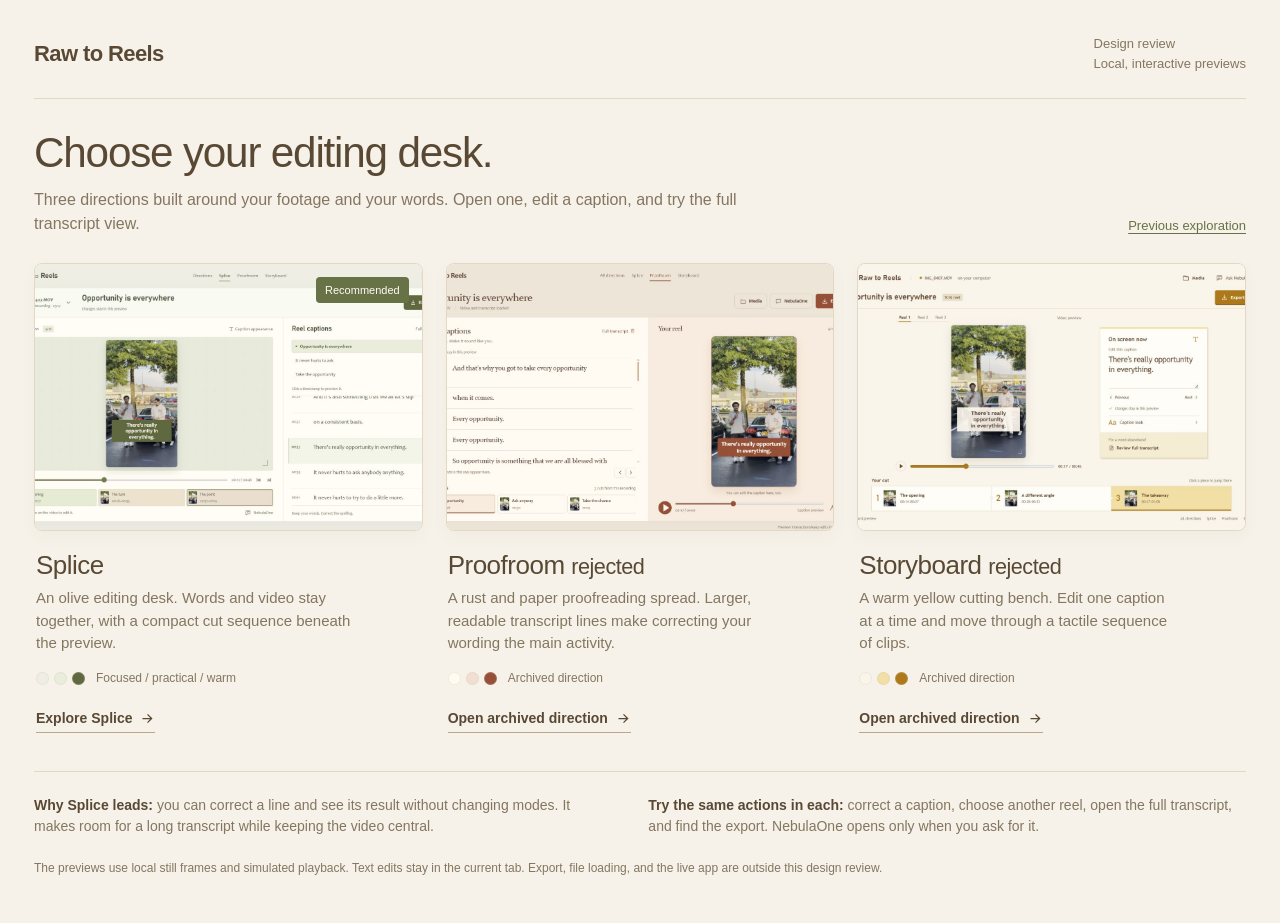
<file: blueprints/active/caption-studio-mockups/index.html>
<!doctype html>
<html lang="en">
<head>
<meta charset="utf-8"><meta name="viewport" content="width=device-width,initial-scale=1">
<title>Raw to Reels | Design directions</title>
<style>
:root{color-scheme:light;--bg:#f6f2e9;--paper:#fffdf6;--ink:#594934;--muted:#847660;--line:#e2d8c5}*{box-sizing:border-box}body{margin:0;background:var(--bg);color:var(--ink);font:16px/1.5 'Candara','Segoe UI',sans-serif}.gallery{max-width:1470px;margin:auto;padding:34px}.mast{display:flex;justify-content:space-between;align-items:center;padding-bottom:25px;border-bottom:1px solid var(--line)}.brand{font:600 22px 'Bahnschrift',sans-serif;letter-spacing:-.6px}.mast span{font-size:13px;color:var(--muted)}.intro{padding:30px 0 27px;display:flex;align-items:end;justify-content:space-between;gap:60px}.intro h1{font:500 clamp(29px,3.3vw,43px)/1.15 'Bahnschrift',sans-serif;letter-spacing:-1.2px;margin:0}.intro p{margin:10px 0 0;color:var(--muted);max-width:740px;font-size:16px}.intro a{font-size:13px;flex:none;color:#687247;text-underline-offset:3px}.directions{display:grid;grid-template-columns:repeat(3,minmax(0,1fr));gap:23px}.direction{display:block;text-decoration:none;color:inherit}.window{position:relative;overflow:hidden;height:268px;border:1px solid var(--line);background:var(--paper);border-radius:8px;box-shadow:0 6px 15px #8476600c}.window iframe{width:1440px;height:900px;border:0;transform:scale(.31);transform-origin:top left;pointer-events:none}.direction:hover .window{outline:2px solid #b4a17c;outline-offset:4px}.window .sash{position:absolute;top:13px;right:13px;background:#687247;color:#fffdf6;font-size:11px;padding:5px 9px;border-radius:4px}.description{padding:20px 2px}.description h2{font:500 26px/1.1 'Bahnschrift',sans-serif;margin:0 0 8px;letter-spacing:-.5px}.description p{font-size:15px;color:var(--muted);margin:0 0 14px;min-height:68px;max-width:38ch}.swatches{display:flex;align-items:center;gap:5px;margin-bottom:19px;font-size:12px;color:var(--muted)}.swatches i{width:13px;height:13px;border-radius:50%;border:1px solid #cdbfa640}.swatches span{margin-left:6px}.open{display:inline-flex;align-items:center;gap:8px;font-size:14px;font-weight:600;border-bottom:1px solid #b9a889;padding:0 0 3px}.open svg{width:15px;height:15px;stroke:currentColor;fill:none;stroke-width:1.5}.review-note{display:flex;gap:40px;justify-content:space-between;border-top:1px solid var(--line);margin-top:18px;padding-top:23px}.review-note p{font-size:14px;color:var(--muted);margin:0;max-width:600px}.review-note strong{color:var(--ink);font-weight:600}.foot{font-size:12px;color:var(--muted);margin-top:22px}@media(max-width:1250px){.window{height:230px}.window iframe{transform:scale(.26)}}@media(max-width:960px){.gallery{padding:24px}.directions{gap:18px}.window{height:188px}.window iframe{transform:scale(.21)}.intro{align-items:start;gap:25px}.description p{font-size:14px;min-height:85px}}@media(max-width:700px){.directions{grid-template-columns:1fr}.window{height:260px}.window iframe{transform:scale(.3)}.intro{display:block}.intro a{display:inline-block;margin-top:16px}.description p{min-height:0;max-width:none}.review-note{flex-direction:column;gap:18px}.mast{align-items:start;gap:20px}.mast span{text-align:right}.gallery{padding:18px}}:focus-visible{outline:2px solid #687247;outline-offset:6px}
</style>
<style>.window img{display:block;width:100%;height:100%;object-fit:cover;object-position:top}</style>
</head>
<body><main class="gallery">
<header class="mast"><div class="brand">Raw to Reels</div><span>Design review<br>Local, interactive previews</span></header>
<div class="intro"><div><h1>Choose your editing desk.</h1><p>Three directions built around your footage and your words. Open one, edit a caption, and try the full transcript view.</p></div><a href="caption-studio-b-director-desk.html">Previous exploration</a></div>
<section class="directions" aria-label="Design directions">
<a class="direction" href="splice.html?v=8"><div class="window"><img src="assets/splice-review.jpg" alt="Splice editing desk with a video preview on the left and caption inspector on the right"><span class="sash">Recommended</span></div><div class="description"><h2>Splice</h2><p>An olive editing desk. Words and video stay together, with a compact cut sequence beneath the preview.</p><div class="swatches"><i style="background:#efeee5"></i><i style="background:#eaeddb"></i><i style="background:#60683f"></i><span>Focused / practical / warm</span></div><span class="open">Explore Splice <svg viewBox="0 0 18 18" aria-hidden="true"><path d="M3 9h11m-5-5 5 5-5 5"/></svg></span></div></a>
<a class="direction" href="rejected/proofroom.html?v=8"><div class="window"><img src="assets/proofroom-review.jpg" alt="Proofroom with an editorial transcript on the left and portrait preview on the right"></div><div class="description"><h2>Proofroom <small>rejected</small></h2><p>A rust and paper proofreading spread. Larger, readable transcript lines make correcting your wording the main activity.</p><div class="swatches"><i style="background:#fffaf2"></i><i style="background:#f0dfd2"></i><i style="background:#965038"></i><span>Archived direction</span></div><span class="open">Open archived direction <svg viewBox="0 0 18 18" aria-hidden="true"><path d="M3 9h11m-5-5 5 5-5 5"/></svg></span></div></a>
<a class="direction" href="rejected/storyboard.html?v=8"><div class="window"><img src="rejected/storyboard-review.jpg" alt="Storyboard with a focused caption slip and warm yellow sequence of clips"></div><div class="description"><h2>Storyboard <small>rejected</small></h2><p>A warm yellow cutting bench. Edit one caption at a time and move through a tactile sequence of clips.</p><div class="swatches"><i style="background:#f9f5eb"></i><i style="background:#f1dfa5"></i><i style="background:#ad791a"></i><span>Archived direction</span></div><span class="open">Open archived direction <svg viewBox="0 0 18 18" aria-hidden="true"><path d="M3 9h11m-5-5 5 5-5 5"/></svg></span></div></a>
</section>
<div class="review-note"><p><strong>Why Splice leads:</strong> you can correct a line and see its result without changing modes. It makes room for a long transcript while keeping the video central.</p><p><strong>Try the same actions in each:</strong> correct a caption, choose another reel, open the full transcript, and find the export. NebulaOne opens only when you ask for it.</p></div>
<p class="foot">The previews use local still frames and simulated playback. Text edits stay in the current tab. Export, file loading, and the live app are outside this design review.</p>
</main></body></html>
</file>
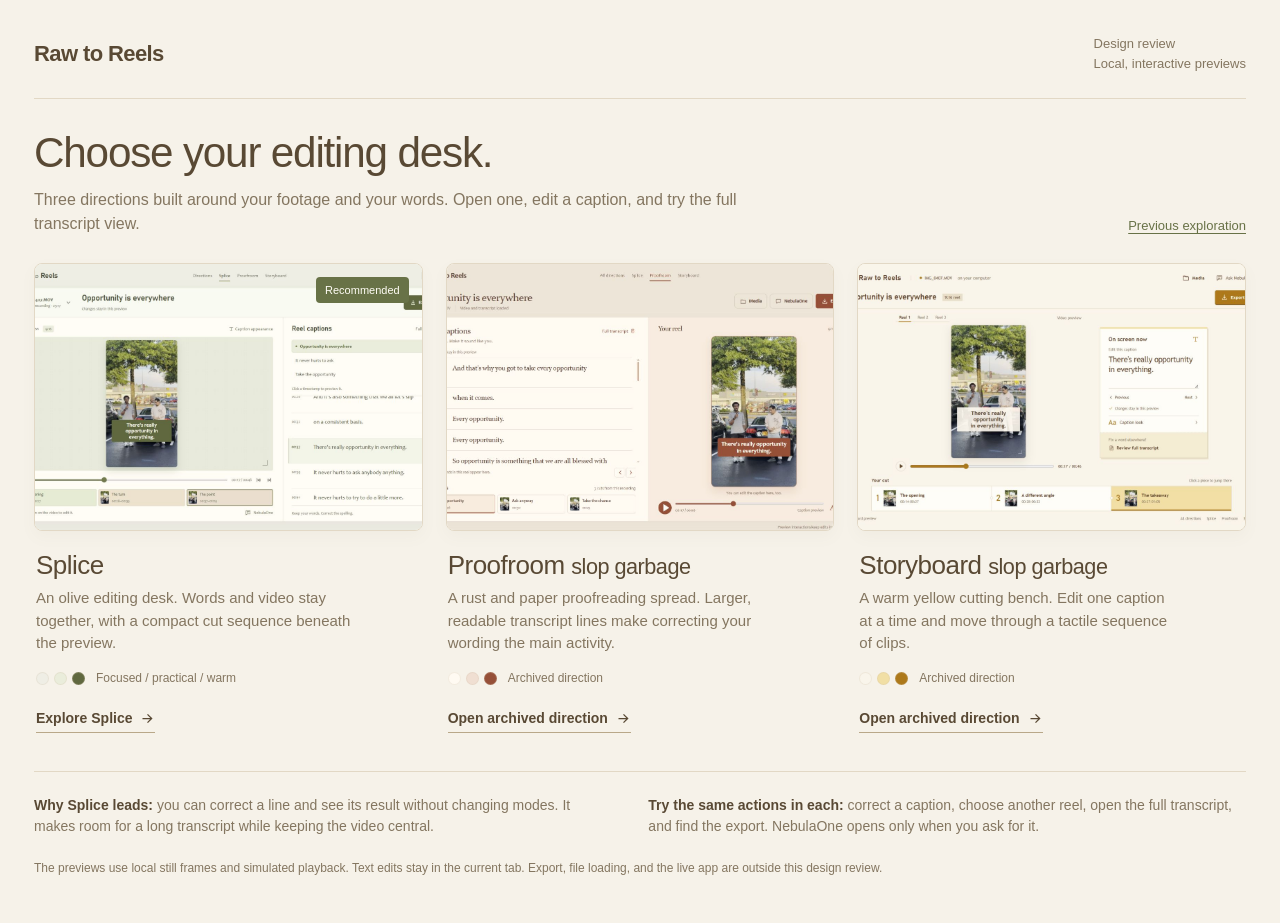
<file: blueprints/active/ui-layout-mockups/design-directions/index.html>
<!doctype html>
<html lang="en">
<head>
<meta charset="utf-8"><meta name="viewport" content="width=device-width,initial-scale=1">
<title>Raw to Reels | Design directions</title>
<style>
:root{color-scheme:light;--bg:#f6f2e9;--paper:#fffdf6;--ink:#594934;--muted:#847660;--line:#e2d8c5}*{box-sizing:border-box}body{margin:0;background:var(--bg);color:var(--ink);font:16px/1.5 'Candara','Segoe UI',sans-serif}.gallery{max-width:1470px;margin:auto;padding:34px}.mast{display:flex;justify-content:space-between;align-items:center;padding-bottom:25px;border-bottom:1px solid var(--line)}.brand{font:600 22px 'Bahnschrift',sans-serif;letter-spacing:-.6px}.mast span{font-size:13px;color:var(--muted)}.intro{padding:30px 0 27px;display:flex;align-items:end;justify-content:space-between;gap:60px}.intro h1{font:500 clamp(29px,3.3vw,43px)/1.15 'Bahnschrift',sans-serif;letter-spacing:-1.2px;margin:0}.intro p{margin:10px 0 0;color:var(--muted);max-width:740px;font-size:16px}.intro a{font-size:13px;flex:none;color:#687247;text-underline-offset:3px}.directions{display:grid;grid-template-columns:repeat(3,minmax(0,1fr));gap:23px}.direction{display:block;text-decoration:none;color:inherit}.window{position:relative;overflow:hidden;height:268px;border:1px solid var(--line);background:var(--paper);border-radius:8px;box-shadow:0 6px 15px #8476600c}.window iframe{width:1440px;height:900px;border:0;transform:scale(.31);transform-origin:top left;pointer-events:none}.direction:hover .window{outline:2px solid #b4a17c;outline-offset:4px}.window .sash{position:absolute;top:13px;right:13px;background:#687247;color:#fffdf6;font-size:11px;padding:5px 9px;border-radius:4px}.description{padding:20px 2px}.description h2{font:500 26px/1.1 'Bahnschrift',sans-serif;margin:0 0 8px;letter-spacing:-.5px}.description p{font-size:15px;color:var(--muted);margin:0 0 14px;min-height:68px;max-width:38ch}.swatches{display:flex;align-items:center;gap:5px;margin-bottom:19px;font-size:12px;color:var(--muted)}.swatches i{width:13px;height:13px;border-radius:50%;border:1px solid #cdbfa640}.swatches span{margin-left:6px}.open{display:inline-flex;align-items:center;gap:8px;font-size:14px;font-weight:600;border-bottom:1px solid #b9a889;padding:0 0 3px}.open svg{width:15px;height:15px;stroke:currentColor;fill:none;stroke-width:1.5}.review-note{display:flex;gap:40px;justify-content:space-between;border-top:1px solid var(--line);margin-top:18px;padding-top:23px}.review-note p{font-size:14px;color:var(--muted);margin:0;max-width:600px}.review-note strong{color:var(--ink);font-weight:600}.foot{font-size:12px;color:var(--muted);margin-top:22px}@media(max-width:1250px){.window{height:230px}.window iframe{transform:scale(.26)}}@media(max-width:960px){.gallery{padding:24px}.directions{gap:18px}.window{height:188px}.window iframe{transform:scale(.21)}.intro{align-items:start;gap:25px}.description p{font-size:14px;min-height:85px}}@media(max-width:700px){.directions{grid-template-columns:1fr}.window{height:260px}.window iframe{transform:scale(.3)}.intro{display:block}.intro a{display:inline-block;margin-top:16px}.description p{min-height:0;max-width:none}.review-note{flex-direction:column;gap:18px}.mast{align-items:start;gap:20px}.mast span{text-align:right}.gallery{padding:18px}}:focus-visible{outline:2px solid #687247;outline-offset:6px}
</style>
<style>.window img{display:block;width:100%;height:100%;object-fit:cover;object-position:top}</style>
</head>
<body><main class="gallery">
<header class="mast"><div class="brand">Raw to Reels</div><span>Design review<br>Local, interactive previews</span></header>
<div class="intro"><div><h1>Choose your editing desk.</h1><p>Three directions built around your footage and your words. Open one, edit a caption, and try the full transcript view.</p></div><a href="../caption-studio-b-director-desk.html">Previous exploration</a></div>
<section class="directions" aria-label="Design directions">
<a class="direction" href="splice.html?v=8"><div class="window"><img src="assets/splice-review.jpg" alt="Splice editing desk with a video preview on the left and caption inspector on the right"><span class="sash">Recommended</span></div><div class="description"><h2>Splice</h2><p>An olive editing desk. Words and video stay together, with a compact cut sequence beneath the preview.</p><div class="swatches"><i style="background:#efeee5"></i><i style="background:#eaeddb"></i><i style="background:#60683f"></i><span>Focused / practical / warm</span></div><span class="open">Explore Splice <svg viewBox="0 0 18 18" aria-hidden="true"><path d="M3 9h11m-5-5 5 5-5 5"/></svg></span></div></a>
<a class="direction" href="slop-garbage/proofroom.html?v=8"><div class="window"><img src="assets/proofroom-review.jpg" alt="Proofroom with an editorial transcript on the left and portrait preview on the right"></div><div class="description"><h2>Proofroom <small>slop garbage</small></h2><p>A rust and paper proofreading spread. Larger, readable transcript lines make correcting your wording the main activity.</p><div class="swatches"><i style="background:#fffaf2"></i><i style="background:#f0dfd2"></i><i style="background:#965038"></i><span>Archived direction</span></div><span class="open">Open archived direction <svg viewBox="0 0 18 18" aria-hidden="true"><path d="M3 9h11m-5-5 5 5-5 5"/></svg></span></div></a>
<a class="direction" href="slop-garbage/storyboard.html?v=8"><div class="window"><img src="slop-garbage/storyboard-review.jpg" alt="Storyboard with a focused caption slip and warm yellow sequence of clips"></div><div class="description"><h2>Storyboard <small>slop garbage</small></h2><p>A warm yellow cutting bench. Edit one caption at a time and move through a tactile sequence of clips.</p><div class="swatches"><i style="background:#f9f5eb"></i><i style="background:#f1dfa5"></i><i style="background:#ad791a"></i><span>Archived direction</span></div><span class="open">Open archived direction <svg viewBox="0 0 18 18" aria-hidden="true"><path d="M3 9h11m-5-5 5 5-5 5"/></svg></span></div></a>
</section>
<div class="review-note"><p><strong>Why Splice leads:</strong> you can correct a line and see its result without changing modes. It makes room for a long transcript while keeping the video central.</p><p><strong>Try the same actions in each:</strong> correct a caption, choose another reel, open the full transcript, and find the export. NebulaOne opens only when you ask for it.</p></div>
<p class="foot">The previews use local still frames and simulated playback. Text edits stay in the current tab. Export, file loading, and the live app are outside this design review.</p>
</main></body></html>
</file>
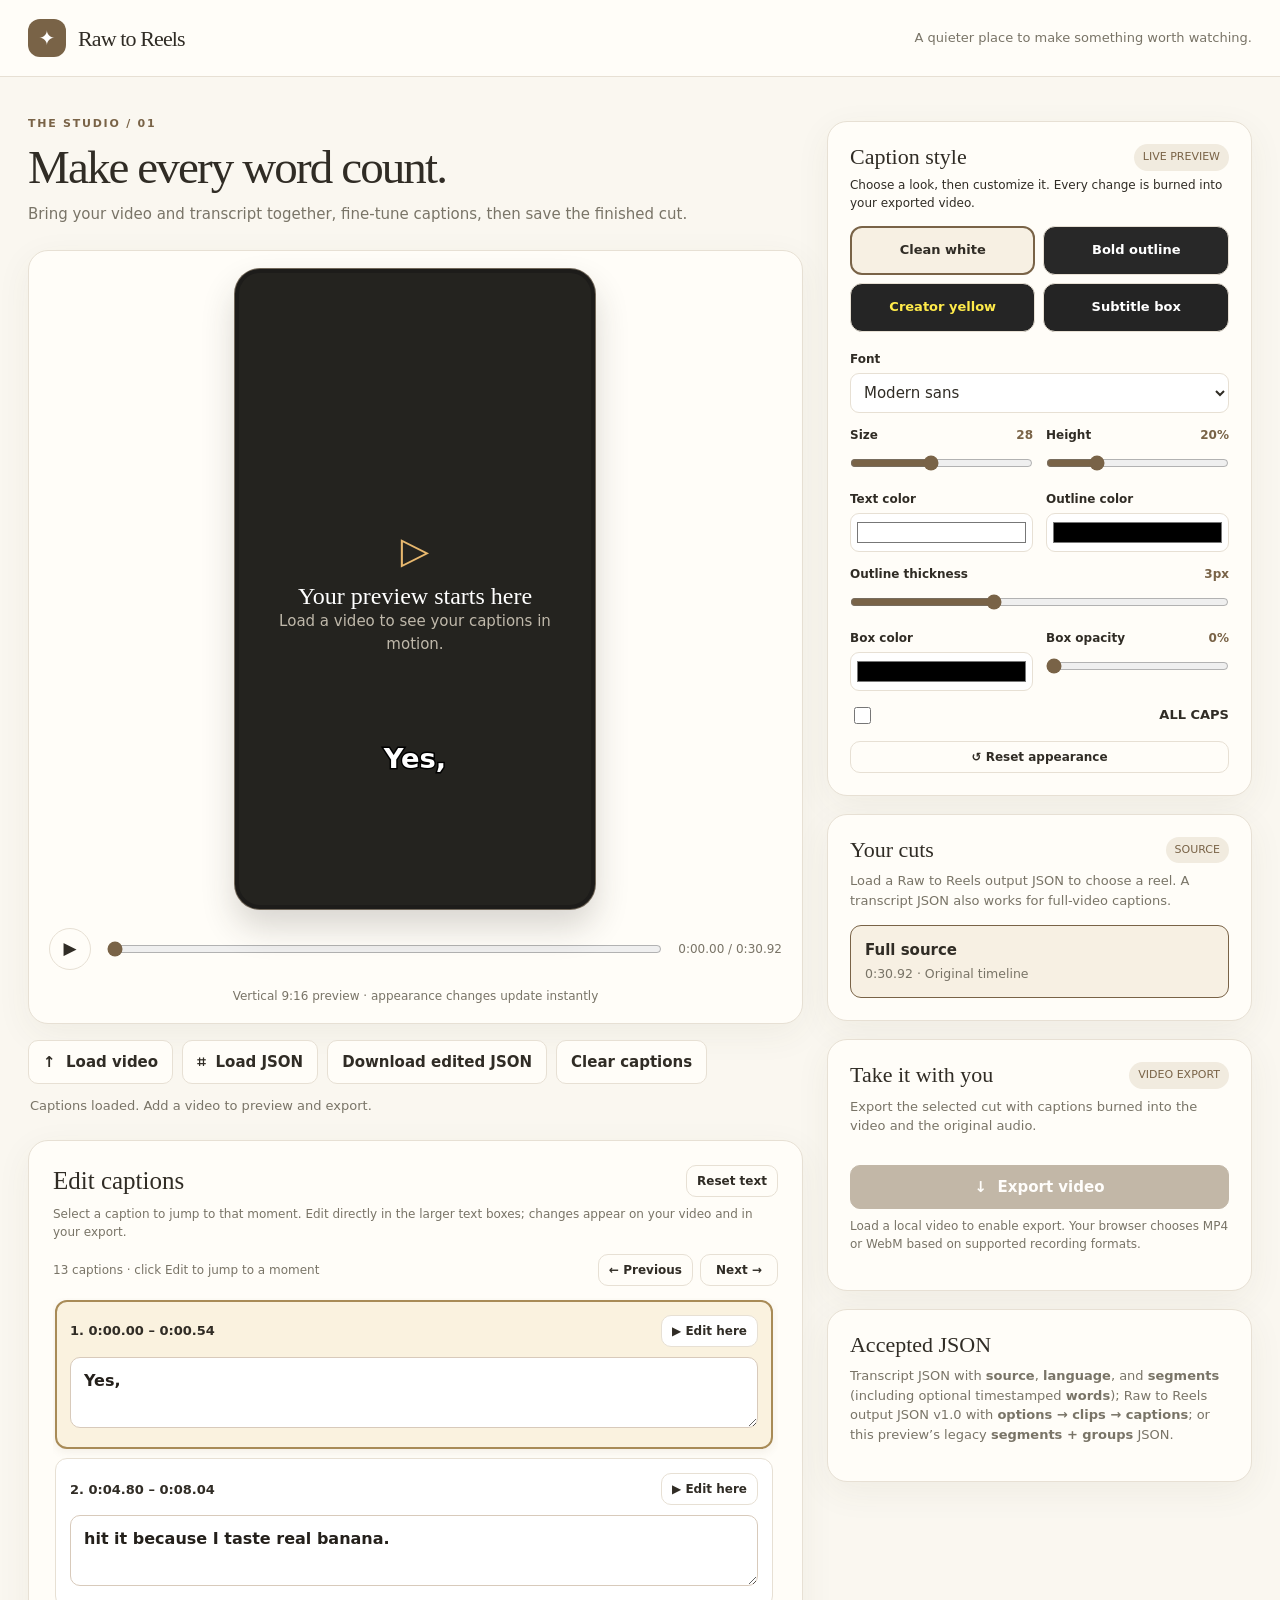
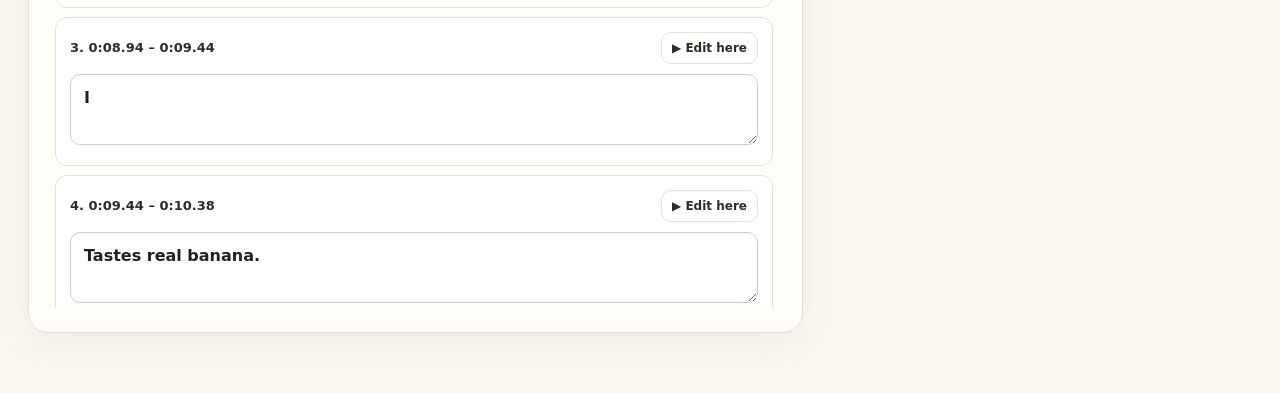
<file: Raw_to_Reels_Caption_Studio_Customizable.html>
<!doctype html>
<html lang="en">
<head>
<meta charset="utf-8">
<meta name="viewport" content="width=device-width,initial-scale=1">
<title>Raw to Reels · Caption Studio</title>
<style>
:root{color-scheme:light;--cream:#faf7f0;--paper:#fffdf8;--ink:#302c25;--muted:#797467;--line:#e7e0d4;--accent:#796347;--tint:#f1ebdf;--gold:#e8b86e}
*{box-sizing:border-box}body{margin:0;background:var(--cream);color:var(--ink);font:15px/1.5 system-ui,-apple-system,Segoe UI,sans-serif}button,input,select{font:inherit}button{cursor:pointer}button:disabled{opacity:.45;cursor:not-allowed}header{background:var(--paper);border-bottom:1px solid var(--line)}.shell{max-width:1320px;margin:auto;padding:0 28px}.topbar{min-height:76px;display:flex;align-items:center;justify-content:space-between;gap:20px}.brand{display:flex;align-items:center;gap:12px}.mark{width:38px;height:38px;background:var(--accent);color:white;border-radius:12px;display:grid;place-items:center;font-size:20px}.brand b{font-family:Georgia,serif;font-size:22px;font-weight:500;letter-spacing:-.04em}.topnote{color:var(--muted);font-size:13px}.layout{display:grid;grid-template-columns:minmax(0,1.55fr) minmax(310px,.85fr);gap:24px;padding-top:34px;padding-bottom:60px}.eyebrow{text-transform:uppercase;letter-spacing:.16em;font-size:11px;font-weight:700;color:var(--accent)}h1{font:normal clamp(32px,4vw,47px)/1.1 Georgia,serif;letter-spacing:-.04em;margin:8px 0 10px}h2{font:normal 22px Georgia,serif;margin:0}.intro{margin:0 0 24px;color:var(--muted)}.panel{background:var(--paper);border:1px solid var(--line);border-radius:20px;box-shadow:0 10px 35px #564a3010}.preview{padding:18px}.stage{position:relative;aspect-ratio:9/16;width:min(100%,360px);margin:0 auto;background:#24231f;border-radius:14px;overflow:hidden;display:grid;place-items:center}.stage video{width:100%;height:100%;object-fit:contain;display:none}.stage.has-video video{display:block}.placeholder{position:absolute;text-align:center;color:#bfb8aa;padding:20px}.placeholder .icon{display:block;font-size:37px;color:var(--gold);margin-bottom:5px}.placeholder strong{display:block;color:white;font:normal 24px Georgia,serif}.stage.has-video .placeholder{display:none}.caption-overlay{position:absolute;bottom:16%;left:6%;right:6%;text-align:center;color:#fff;font-size:clamp(18px,3vw,27px);font-weight:800;line-height:1.15;letter-spacing:-.025em;text-shadow:0 2px 5px #000,0 0 15px #000;pointer-events:none;white-space:pre-wrap}.caption-overlay .hot{color:#ffe49a}.playrow{display:flex;align-items:center;gap:14px;padding:19px 2px 7px}.playrow input{flex:1;min-width:65px;accent-color:var(--accent)}.time{font-size:12px;color:var(--muted);white-space:nowrap;font-variant-numeric:tabular-nums}.btn{background:var(--paper);border:1px solid var(--line);border-radius:10px;padding:10px 14px;color:var(--ink);font-weight:600;white-space:nowrap}.btn:hover:not(:disabled),.file-button:hover{background:var(--tint)}.btn.primary{background:var(--accent);border-color:var(--accent);color:#fff}.btn.primary:hover:not(:disabled){background:#5f4c35}.btn.small{font-size:12px;padding:6px 10px}.btn.play{width:42px;height:42px;border-radius:50%;padding:0;font-size:17px}.toolbar{display:flex;gap:9px;flex-wrap:wrap;margin-top:16px}.file-button{position:relative;display:inline-flex;align-items:center;justify-content:center}.file-button input{position:absolute;inset:0;width:100%;opacity:0;cursor:pointer}.status{font-size:13px;color:var(--muted);min-height:22px;margin:12px 2px 0}.status.error{color:#a54134}.sidebar{display:flex;flex-direction:column;gap:18px;padding-top:10px}.sidecard{padding:22px}.sidecard p{color:var(--muted);font-size:13px;margin:8px 0 15px}.sidehead{display:flex;justify-content:space-between;align-items:center;gap:10px}.badge{font-size:11px;color:var(--accent);background:var(--tint);border-radius:30px;padding:5px 9px;white-space:nowrap}.option{display:block;width:100%;text-align:left;border:1px solid var(--line);background:var(--paper);padding:13px 14px;margin-top:9px;border-radius:11px;color:var(--ink)}.option.active{border-color:var(--accent);background:#f7f0e3}.option strong{display:block}.option small{color:var(--muted)}.empty{border:1px dashed var(--line);border-radius:12px;padding:15px;color:var(--muted);font-size:13px;margin-top:13px}.export{width:100%;margin-top:14px}.hint{font-size:12px!important;line-height:1.5}.editcard{margin-top:22px;padding:22px}.editor-head{display:flex;align-items:center;justify-content:space-between;gap:12px}.editor-head .actions{display:flex;gap:8px}.editor{max-height:440px;overflow:auto;margin-top:14px;border-top:1px solid var(--line)}.cue{padding:13px 2px;border-bottom:1px solid var(--line)}.cue.on{background:#f8f1e5}.cue-top{display:flex;justify-content:space-between;gap:8px;align-items:center;color:var(--muted);font-size:12px;margin-bottom:7px}.cue input{width:100%;border:1px solid var(--line);border-radius:8px;background:#fff;color:var(--ink);padding:9px 11px}.cue input:focus{outline:2px solid var(--accent);outline-offset:1px}.editor-empty{color:var(--muted);font-size:13px;padding:16px 0}@media(max-width:870px){.layout{grid-template-columns:1fr}.sidebar{padding-top:0}.shell{padding-left:16px;padding-right:16px}}@media(max-width:500px){.topnote{display:none}.preview{padding:10px}.playrow{gap:8px}.sidecard,.editcard{padding:16px}}

/* Caption Studio v2 — accessible editor and WYSIWYG appearance */
.stage{container-type:inline-size;border:4px solid #1d1c1a;border-radius:25px;box-shadow:0 0 0 1px #72685a,0 18px 34px #302c2530}
.caption-overlay{bottom:20%;left:7%;right:7%;font-size:23px;line-height:1.2;font-weight:900;letter-spacing:0;text-shadow:none;overflow-wrap:anywhere;white-space:pre-wrap;z-index:3}
.caption-overlay .caption-text{display:inline-block;max-width:100%;padding:3px 9px;border-radius:7px;box-decoration-break:clone;-webkit-box-decoration-break:clone}
.preview-note{text-align:center;color:var(--muted);font-size:12px;margin:10px 0 0}
.stylecard{padding:22px}
.stylecard p{font-size:12px;margin:5px 0 14px}
.presets{display:grid;grid-template-columns:repeat(2,minmax(0,1fr));gap:8px;margin:12px 0 18px}
.preset{border:1px solid var(--line);border-radius:12px;padding:11px 8px;background:#fff;color:var(--ink);font-size:13px;font-weight:800;min-height:49px}
.preset.active{border:2px solid var(--accent);background:#f7f0e3;padding:10px 7px}
.preset[data-preset="bold"]{background:#282828;color:#fff}.preset[data-preset="yellow"]{background:#252525;color:#ffeb4a}.preset[data-preset="boxed"]{background:#242424;color:#fff}
.style-grid{display:grid;grid-template-columns:repeat(2,minmax(0,1fr));gap:13px}
.control{display:flex;flex-direction:column;gap:5px;min-width:0}
.control.wide{grid-column:1/-1}
.control>label,.control>span{font-size:12px;font-weight:700;color:var(--ink);display:flex;justify-content:space-between;gap:8px}
.control output{color:var(--accent);font-variant-numeric:tabular-nums}
.control select{width:100%;border-radius:9px;border:1px solid var(--line);padding:9px;background:#fff;color:var(--ink)}
.control input[type=range]{width:100%;accent-color:var(--accent);cursor:pointer;margin:6px 0}
.control input[type=color]{width:100%;height:39px;background:#fff;border:1px solid var(--line);border-radius:9px;cursor:pointer;padding:4px}
.control .checkrow{display:flex;align-items:center;gap:9px;font-size:13px;cursor:pointer}
.checkrow input{accent-color:var(--accent);width:17px;height:17px}
.reset-appearance{margin-top:14px;width:100%}
.editcard{padding:24px}
.editor-head h2{font-size:25px}
.editor-summary{display:flex;align-items:center;justify-content:space-between;gap:12px;margin:13px 0 7px;flex-wrap:wrap;color:var(--muted);font-size:12px}
.editor-nav{display:flex;gap:7px}
.editor-nav .btn{min-width:78px}
.editor{max-height:610px;border-top:0;margin-top:12px;scroll-behavior:smooth;padding:2px 5px 2px 2px}
.cue{padding:14px;margin-bottom:9px;border:1px solid var(--line);border-radius:12px;background:#fff;transition:border-color .14s,background .14s;scroll-margin-top:12px}
.cue.on{background:#faf2df;border:2px solid #a88b57;padding:13px;box-shadow:0 3px 10px #624c2914}
.cue-top{font-size:13px;margin-bottom:10px}
.cue-top strong{font-size:13px;color:var(--ink)}
.cue textarea{width:100%;min-height:64px;resize:vertical;border:1px solid #d8cabb;border-radius:10px;background:#fff;color:#24201b;padding:12px 13px;line-height:1.4;font-size:16px;font-weight:550;font-family:inherit}
.cue textarea:focus{outline:2px solid var(--accent);outline-offset:1px;border-color:transparent}
.cue .btn.small{background:#fff}
@media(max-width:500px){.stylecard{padding:16px}.cue textarea{font-size:16px}}
</style>
</head>
<body>
<header><div class="shell topbar"><div class="brand"><div class="mark">✦</div><b>Raw to Reels</b></div><span class="topnote">A quieter place to make something worth watching.</span></div></header>
<main class="shell layout">
<div>
<span class="eyebrow">The studio / 01</span><h1>Make every word count.</h1><p class="intro">Bring your video and transcript together, fine-tune captions, then save the finished cut.</p>
<section class="panel preview" aria-label="Video preview"><div class="stage" id="stage"><video id="video" playsinline preload="auto"></video><div class="placeholder"><span class="icon">▷</span><strong>Your preview starts here</strong><span>Load a video to see your captions in motion.</span></div><div class="caption-overlay" id="overlay" aria-live="off"><span class="caption-text" id="caption-text"></span></div></div><div class="playrow"><button class="btn play" id="play" type="button" aria-label="Play">▶</button><input id="scrub" type="range" min="0" max="30.92" step="0.001" value="0" aria-label="Playhead"><span class="time" id="time">0:00 / 0:31</span></div><p class="preview-note">Vertical 9:16 preview · appearance changes update instantly</p></section>
<div class="toolbar"><label class="btn file-button">↑ &nbsp;Load video<input id="video-file" type="file" accept="video/*,.mp4,.mov,.webm" aria-label="Load video"></label><label class="btn file-button">⌗ &nbsp;Load JSON<input id="json-file" type="file" accept=".json,application/json" aria-label="Load transcript or Raw to Reels JSON"></label><button class="btn" id="download-json" type="button">Download edited JSON</button><button class="btn" id="clear" type="button">Clear captions</button></div><p class="status" id="status" role="status">Sample captions loaded. Add a video, a transcript JSON, or a Raw to Reels output JSON.</p>
<section class="panel editcard"><div class="editor-head"><h2>Edit captions</h2><div class="actions"><button class="btn small" id="reset" type="button">Reset text</button></div></div>
<p class="hint" style="color:var(--muted);margin:8px 0 0">Select a caption to jump to that moment. Edit directly in the larger text boxes; changes appear on your video and in your export.</p>
<div class="editor-summary"><span id="cue-count">0 captions</span><div class="editor-nav"><button class="btn small" id="prev-cue" type="button">← Previous</button><button class="btn small" id="next-cue" type="button">Next →</button></div></div><div class="editor" id="editor"></div></section>
</div>
<aside class="sidebar"><section class="panel stylecard" aria-label="Caption appearance">
<div class="sidehead"><h2>Caption style</h2><span class="badge">LIVE PREVIEW</span></div><p>Choose a look, then customize it. Every change is burned into your exported video.</p>
<div class="presets" id="style-presets">
<button type="button" class="preset" data-preset="clean">Clean white</button>
<button type="button" class="preset" data-preset="bold">Bold outline</button>
<button type="button" class="preset" data-preset="yellow">Creator yellow</button>
<button type="button" class="preset" data-preset="boxed">Subtitle box</button>
</div>
<div class="style-grid">
<div class="control wide"><label for="cap-font">Font</label><select id="cap-font"><option value="system">Modern sans</option><option value="arial">Arial</option><option value="impact">Impact / condensed</option><option value="georgia">Georgia / serif</option></select></div>
<div class="control"><label for="cap-size">Size <output id="cap-size-value">28</output></label><input id="cap-size" type="range" min="14" max="46" step="1" value="28"></div>
<div class="control"><label for="cap-position">Height <output id="cap-position-value">20%</output></label><input id="cap-position" type="range" min="8" max="55" step="1" value="20"></div>
<div class="control"><label for="cap-color">Text color</label><input id="cap-color" type="color" value="#ffffff"></div>
<div class="control"><label for="cap-outline-color">Outline color</label><input id="cap-outline-color" type="color" value="#000000"></div>
<div class="control wide"><label for="cap-outline">Outline thickness <output id="cap-outline-value">3px</output></label><input id="cap-outline" type="range" min="0" max="8" step=".5" value="3"></div>
<div class="control"><label for="cap-bg-color">Box color</label><input id="cap-bg-color" type="color" value="#000000"></div>
<div class="control"><label for="cap-bg">Box opacity <output id="cap-bg-value">0%</output></label><input id="cap-bg" type="range" min="0" max="95" step="5" value="0"></div>
<div class="control wide"><label class="checkrow" for="cap-uppercase"><input type="checkbox" id="cap-uppercase"> ALL CAPS</label></div>
</div>
<button class="btn small reset-appearance" id="reset-style" type="button">↺ Reset appearance</button>
</section><section class="panel sidecard"><div class="sidehead"><h2>Your cuts</h2><span class="badge" id="option-count">SOURCE</span></div><p>Load a Raw to Reels output JSON to choose a reel. A transcript JSON also works for full-video captions.</p><div id="options"></div></section><section class="panel sidecard"><div class="sidehead"><h2>Take it with you</h2><span class="badge">VIDEO EXPORT</span></div><p>Export the selected cut with captions burned into the video and the original audio.</p><button class="btn primary export" id="export" type="button" disabled>↓ &nbsp;Export video</button><p class="hint" id="export-hint">Load a local video to enable export. Your browser chooses MP4 or WebM based on supported recording formats.</p></section><section class="panel sidecard"><h2>Accepted JSON</h2><p>Transcript JSON with <b>source</b>, <b>language</b>, and <b>segments</b> (including optional timestamped <b>words</b>); Raw to Reels output JSON v1.0 with <b>options → clips → captions</b>; or this preview’s legacy <b>segments + groups</b> JSON.</p></section></aside>
</main>
<script>
'use strict';
const $ = id => document.getElementById(id);
const video=$('video'),stage=$('stage'),scrub=$('scrub'),overlay=$('overlay'),editor=$('editor'),status=$('status');
let videoURL=null,videoFile=null,model=null,selected=-1,sourceTime=0,playing=false,exporting=false,raf=0,originalTexts=[];
const sampleWords=[
[['Yes,',0,.54],['hit',4.8,5.58],['it',5.58,6.1],['because',6.1,6.88],['I',6.88,7.16],['taste',7.16,7.38],['real',7.38,7.66],['banana.',7.66,8.04],['I',8.94,9.44]],
[['Tastes',9.44,9.64],['real',9.64,9.92],['banana.',9.92,10.38],["Let's",10.38,10.8],['go',10.8,10.9],['from',10.9,11.1],['the',11.1,11.2],['thing',11.2,11.64],['like',11.64,11.88],['that.',11.88,12.06],['The',12.34,12.56],['thing',12.56,12.72],['is',12.72,12.94],['usually',12.94,13.34],['when',13.34,13.58],['I',13.58,13.68],['have',13.68,13.84],['something',13.84,14.18],['banana',14.18,14.56]],
[["It's",14.56,15.06],['like',15.06,15.16],['that',15.16,15.3],['artificial',15.3,15.8],['gold',15.8,16.18],['banana.',16.18,16.76],['Yeah,',17.02,17.18],['like',17.22,17.4],['the',17.4,17.46],['banana',17.46,17.66],['ice',17.66,17.98],['cream',17.98,18.14],['sometimes.',18.14,18.52],['Yeah,',18.58,19.08],['I',19.08,19.44],['know',19.44,19.54],['exactly',19.54,19.76],['what',19.76,19.92],["you're",19.92,19.92],['talking',19.92,20.12],['about',20.12,20.36]],
[['But',20.36,20.88],['this',20.88,21.12],['tastes',21.12,21.28],['like',21.28,21.58],['real',21.58,22.06],['banana',22.06,22.56]],
[["It's",25.44,25.94],['hitting',25.94,26.08],['right',26.08,26.34],['literally',26.34,27],['in',27,27.44],['the',27.44,27.6],['ice',27.6,27.82],['group.',27.82,28.08],['Oh',28.2,28.36],['unbelievable.',28.36,29.52],['You',29.9,30.4],['have',30.4,30.52],['another',30.52,30.76],['one',30.76,30.92]]
];
const sampleRanges=[[[[0,0,0]]],[[[0,1,4]],[[0,5,7]]],[[[0,8,8]]],[[[1,0,2]]],[[[1,3,6]],[[1,7,9]]],[[[1,10,14]],[[1,15,18]]],[[[2,0,2]],[[2,3,5]]],[[[2,6,8]],[[2,9,12]]],[[[2,13,16]],[[2,17,20]]],[[[3,0,3]],[[3,4,5]]],[[[4,0,3]],[[4,4,7]]],[[[4,8,9]]],[[[4,10,13]]]];
const fmt=t=>`${Math.floor(t/60)}:${(t%60).toFixed(2).padStart(5,'0')}`;
function cue(start,end,text,reference){return {start,end,text,reference};}
function sample(){const cues=sampleRanges.map(lines=>{const words=lines.flatMap(line=>line.flatMap(([s,a,b])=>sampleWords[s].slice(a,b+1)));return cue(words[0][1],words.at(-1)[2],words.map(w=>w[0]).join(' '));});return {kind:'sample',raw:null,cues,options:[],extent:30.92};}
function validTime(t){return typeof t==='number'&&Number.isFinite(t)&&t>=0;}
function checkKeys(value,keys,label){if(!value||typeof value!=='object'||Array.isArray(value)||Object.keys(value).some(k=>!keys.includes(k)))throw Error(`${label} has unexpected fields.`);}
function fromReels(raw){
  checkKeys(raw,['schema_version','source','transcript_end_seconds','timestamp_unit','target_duration_seconds','options'],'Reel JSON');
  if(raw.schema_version!=='1.0'||typeof raw.source!=='string'||!validTime(raw.transcript_end_seconds)||raw.timestamp_unit!=='seconds_from_source_start')throw Error('Expected Raw to Reels output schema v1.0 with source times in seconds.');
  checkKeys(raw.target_duration_seconds,['min','max'],'Target duration');
  const target=raw.target_duration_seconds;
  if(!validTime(target.min)||!validTime(target.max)||target.min>target.max)throw Error('Invalid target duration range.');
  if(!Array.isArray(raw.options)||raw.options.length>3)throw Error('Options must contain at most three reels.');
  const seen=new Set();
  const options=raw.options.map((option,i)=>{
    checkKeys(option,['id','title','duration_seconds','clips'],`Option ${i+1}`);
    if(!/^option_[1-9][0-9]*$/.test(option.id)||seen.has(option.id)||typeof option.title!=='string'||!option.title.trim()||!Array.isArray(option.clips)||!option.clips.length||!validTime(option.duration_seconds)||option.duration_seconds===0)throw Error(`Invalid option ${i+1}.`);
    seen.add(option.id);let priorEnd=0,sum=0;
    const clips=option.clips.map((clip,j)=>{
      checkKeys(clip,['start','end','captions'],`Clip ${j+1}`);
      if(!validTime(clip.start)||!validTime(clip.end)||clip.start>=clip.end||clip.start<priorEnd||clip.end>raw.transcript_end_seconds||!Array.isArray(clip.captions)||!clip.captions.length)throw Error(`Option ${i+1}, clip ${j+1}: invalid source times or captions.`);
      priorEnd=clip.end;sum+=clip.end-clip.start;let last=clip.start;
      const captions=clip.captions.map((caption,k)=>{
        checkKeys(caption,['start','end','text'],`Caption ${k+1}`);
        if(!validTime(caption.start)||!validTime(caption.end)||caption.start<last||caption.start>=caption.end||caption.end>clip.end||typeof caption.text!=='string'||!caption.text.trim())throw Error(`Option ${i+1}, clip ${j+1}: invalid caption time or text.`);
        last=caption.end;return cue(caption.start,caption.end,caption.text,caption);
      });return {start:clip.start,end:clip.end,captions};
    });
    if(Math.abs(option.duration_seconds-Math.round(sum*100)/100)>.005)throw Error(`Option ${i+1} duration does not match its clips.`);
    return {...option,clips};
  });
  return {kind:'reels',raw,cues:[],options,extent:raw.transcript_end_seconds};
}
function fromTranscript(raw){
  if(typeof raw.source!=='string'||typeof raw.language!=='string'||!Array.isArray(raw.segments))throw Error('Transcript needs source, language, and segments.');
  let extent=0;const cues=[];
  raw.segments.forEach((seg,i)=>{
    if(!validTime(seg.start)||!validTime(seg.end)||seg.end<=seg.start||typeof seg.text!=='string')throw Error(`Segment ${i+1} needs valid start, end, and text.`);
    extent=Math.max(extent,seg.end);
    if(seg.words!==undefined){
      if(!Array.isArray(seg.words))throw Error(`Segment ${i+1} words must be an array.`);
      let batch=[],last=seg.start;
      const flush=()=>{if(batch.length){const items=batch;cues.push(cue(items[0].start,items.at(-1).end,items.map(w=>w.text).join(' '),{segment:i,words:items.map(w=>w.index)}));batch=[];}};
      seg.words.forEach((word,j)=>{
        if(typeof word.text!=='string'||!word.text.trim()||!validTime(word.start)||!validTime(word.end)||word.start<seg.start||word.end>seg.end||word.end<word.start||word.start<last)throw Error(`Segment ${i+1}, word ${j+1}: invalid text or timestamps.`);
        if(batch.length&&(batch.length>=5||word.start-last>.5))flush();
        batch.push({...word,end:Math.max(word.end,word.start+.045),index:j});last=word.end;
      });flush();
    }else if(seg.text.trim())cues.push(cue(seg.start,seg.end,seg.text,{segment:i}));
  });return {kind:'transcript',raw,cues,options:[],extent};
}
function fromLegacy(raw){
  if(!Array.isArray(raw.segments)||!Array.isArray(raw.groups))throw Error('Legacy JSON needs segments and groups.');
  let extent=0;
  raw.segments.forEach((row,i)=>{if(!Array.isArray(row))throw Error(`Invalid segment ${i+1}.`);row.forEach(w=>{if(!Array.isArray(w)||typeof w[0]!=='string'||!validTime(w[1])||!validTime(w[2])||w[2]<w[1])throw Error('Invalid legacy word.');extent=Math.max(extent,w[2]);});});
  const cues=raw.groups.map(lines=>{
    if(!Array.isArray(lines)||!lines.length)throw Error('Invalid legacy caption group.');
    const words=lines.flatMap(line=>{if(!Array.isArray(line))throw Error('Invalid legacy caption line.');return line.flatMap(r=>{if(!Array.isArray(r)||r.length!==3||!r.every(Number.isInteger)||!raw.segments[r[0]]||r[1]<0||r[2]<r[1]||r[2]>=raw.segments[r[0]].length)throw Error('Legacy group references an unknown word.');return raw.segments[r[0]].slice(r[1],r[2]+1);});});
    if(!words.length)throw Error('Empty legacy group.');return cue(words[0][1],words.at(-1)[2],words.map(w=>w[0].trim()).join(' '));
  });return {kind:'legacy',raw,cues,options:[],extent};
}
function setStatus(text,error=false){status.textContent=text;status.classList.toggle('error',error);}
function duration(){return videoURL&&Number.isFinite(video.duration)?video.duration:(model?.extent||0);}
function activeClips(){return selected<0?[{start:0,end:duration(),captions:model.cues}]:model.options[selected].clips;}
function reelDuration(){return activeClips().reduce((sum,c)=>sum+Math.max(0,c.end-c.start),0);}
function sourceAt(t){if(selected<0)return Math.min(t,duration());let elapsed=0;for(const clip of activeClips()){const length=clip.end-clip.start;if(t<elapsed+length)return clip.start+(t-elapsed);elapsed+=length;}return activeClips().at(-1)?.end||0;}
function elapsedAt(t){if(selected<0)return t;let elapsed=0;for(const c of activeClips()){if(t<c.start)return elapsed;if(t<=c.end)return elapsed+t-c.start;elapsed+=c.end-c.start;}return elapsed;}
function activeCue(time){const clip=activeClips().find(c=>time>=c.start&&time<c.end);return clip?.captions.find(c=>time>=c.start&&time<c.end)||null;}
let lastActiveIndex=-1;
function paint(){
 const total=reelDuration();scrub.max=String(total||0);scrub.value=String(Math.min(elapsedAt(sourceTime),total));
 $('time').textContent=`${fmt(Number(scrub.value))} / ${fmt(total)}`;
 const c=activeCue(sourceTime);$('caption-text').textContent=c?.text||'';
 const index=visibleCues().indexOf(c);
 if(index!==lastActiveIndex){
  editor.querySelectorAll('.cue.on').forEach(el=>el.classList.remove('on'));
  const active=editor.querySelector(`.cue[data-index="${index}"]`);
  if(active){active.classList.add('on');if(playing && !editor.contains(document.activeElement))active.scrollIntoView({behavior:'smooth',block:'nearest'});}
  lastActiveIndex=index;
 }
}
function visibleCues(){return selected<0?model.cues:activeClips().flatMap(c=>c.captions);}
function stop(){playing=false;cancelAnimationFrame(raf);video.pause();$('play').textContent='▶';$('play').setAttribute('aria-label','Play');}
function update(){stop();sourceTime=sourceAt(0);if(videoURL&&Number.isFinite(video.duration))video.currentTime=Math.min(sourceTime,video.duration);paint();renderOptions();renderEditor();}
function renderOptions(){const root=$('options');root.replaceChildren();const all=[{title:'Full source',duration:duration()},...model.options.map(o=>({title:o.title,duration:o.duration_seconds}))];all.forEach((o,i)=>{const button=document.createElement('button');button.type='button';button.className=`option${selected===i-1?' active':''}`;const title=document.createElement('strong'),sub=document.createElement('small');title.textContent=o.title;sub.textContent=`${fmt(o.duration)} · ${i?'Edited reel':'Original timeline'}`;button.append(title,sub);button.addEventListener('click',()=>{if(exporting)return;selected=i-1;update();});root.append(button);});$('option-count').textContent=model.options.length?`${model.options.length} REEL${model.options.length>1?'S':''}`:'SOURCE';}
function jumpToCue(index,scroll=true){
 const cues=visibleCues();const c=cues[Math.max(0,Math.min(index,cues.length-1))];if(!c)return;
 stop();sourceTime=c.start;if(videoURL)video.currentTime=Math.min(c.start,video.duration||c.start);
 lastActiveIndex=-1;paint();
 if(scroll)editor.querySelector(`.cue[data-index="${cues.indexOf(c)}"]`)?.scrollIntoView({behavior:'smooth',block:'nearest'});
}
function renderEditor(){
 editor.replaceChildren();lastActiveIndex=-1;const cues=visibleCues();
 $('cue-count').textContent=`${cues.length} caption${cues.length===1?'':'s'} · click Edit to jump to a moment`;
 $('prev-cue').disabled=$('next-cue').disabled=!cues.length;
 if(!cues.length){editor.innerHTML='<div class="editor-empty">No spoken captions in this selection.</div>';$('reset').disabled=true;return;}
 $('reset').disabled=false;
 const fragment=document.createDocumentFragment();
 cues.forEach((c,i)=>{
  const row=document.createElement('div');row.className='cue';row.dataset.index=i;
  const top=document.createElement('div');top.className='cue-top';
  const label=document.createElement('strong');label.textContent=`${i+1}. ${fmt(c.start)} – ${fmt(c.end)}`;
  const jump=document.createElement('button');jump.type='button';jump.className='btn small';jump.textContent='▶ Edit here';jump.addEventListener('click',()=>jumpToCue(i));
  top.append(label,jump);
  const input=document.createElement('textarea');input.rows=2;input.value=c.text;input.setAttribute('aria-label',`Caption ${i+1} text`);input.spellcheck=true;
  input.addEventListener('focus',()=>{if(!playing&&Math.abs(sourceTime-c.start)>.05)jumpToCue(i,false);});
  input.addEventListener('input',()=>{c.text=input.value;paint();});
  row.append(top,input);fragment.append(row);
 });editor.append(fragment);paint();
}
function loadModel(next){stop();model=next;selected=-1;originalTexts=next.cues.map(c=>c.text);next.options.forEach(o=>o.clips.forEach(cl=>cl.captions.forEach(c=>originalTexts.push(c.text))));update();setStatus(next.kind==='reels'?`Loaded ${next.options.length} reel option${next.options.length===1?'':'s'}. Select a cut and export it with your video.`:'Captions loaded. Add a video to preview and export.');}
function allCues(){return [...model.cues,...model.options.flatMap(o=>o.clips.flatMap(c=>c.captions))];}
$('prev-cue').addEventListener('click',()=>jumpToCue(Math.max(0,(visibleCues().findIndex(c=>c===activeCue(sourceTime))<0?visibleCues().findIndex(c=>c.start>sourceTime):visibleCues().findIndex(c=>c===activeCue(sourceTime)))-1)));
$('next-cue').addEventListener('click',()=>{const cues=visibleCues();const current=cues.findIndex(c=>c===activeCue(sourceTime));const upcoming=cues.findIndex(c=>c.start>sourceTime+.025);jumpToCue(upcoming>=0?upcoming:Math.min(cues.length-1,current+1));});
$('reset').addEventListener('click',()=>{allCues().forEach((c,i)=>{c.text=originalTexts[i];if(c.reference&&model.kind==='reels')c.reference.text=c.text;});renderEditor();});
$('clear').addEventListener('click',()=>loadModel({kind:'empty',raw:null,cues:[],options:[],extent:videoURL?duration():0}));
$('json-file').addEventListener('change',async e=>{const file=e.target.files[0];if(!file)return;try{const raw=JSON.parse(await file.text());const next=raw.schema_version!==undefined||raw.options!==undefined?fromReels(raw):Array.isArray(raw.segments)&&raw.groups!==undefined?fromLegacy(raw):fromTranscript(raw);loadModel(next);}catch(err){setStatus(`Could not load JSON: ${err.message}`,true);}e.target.value='';});
$('download-json').addEventListener('click',()=>{let payload;if(model.kind==='reels'){allCues().forEach(c=>{if(c.reference)c.reference.text=c.text;});payload=model.raw;}else if(model.kind==='transcript'){payload=structuredClone(model.raw);model.cues.forEach(c=>{if(c.reference?.words){const words=payload.segments[c.reference.segment].words;const edited=c.text.trim().split(/\s+/);if(edited.length===c.reference.words.length)c.reference.words.forEach((index,i)=>words[index].text=edited[i]);else payload.segments[c.reference.segment].text=c.text;}else if(c.reference)payload.segments[c.reference.segment].text=c.text;});}else payload={segments:allCues().map(c=>[[c.text,c.start,c.end]]),groups:allCues().map((_,i)=>[[[i,0,0]]])};const url=URL.createObjectURL(new Blob([JSON.stringify(payload,null,2)],{type:'application/json'}));const a=document.createElement('a');a.href=url;a.download='edited_captions.json';a.click();setTimeout(()=>URL.revokeObjectURL(url),60000);});
$('video-file').addEventListener('change',e=>{const file=e.target.files[0];if(!file)return;stop();if(videoURL)URL.revokeObjectURL(videoURL);videoFile=file;videoURL=URL.createObjectURL(file);video.src=videoURL;stage.classList.add('has-video');$('export').disabled=false;$('export-hint').textContent='Recording happens in real time. Keep this tab open until your download begins.';video.addEventListener('loadedmetadata',()=>{if(model.kind==='empty')model.extent=video.duration;update();},{once:true});setStatus(`Video ready: ${file.name}. Captions and audio will be included in export.`);e.target.value='';});
function tick(){if(!playing)return;sourceTime=videoURL?video.currentTime:sourceTime+1/60;if(selected>=0){const clips=activeClips();const current=clips.find(c=>sourceTime>=c.start-.03&&sourceTime<c.end-.02);if(!current){const next=clips.find(c=>c.start>=sourceTime-.05);if(next){sourceTime=next.start;if(videoURL)video.currentTime=next.start;}else{sourceTime=clips.at(-1).end;stop();paint();return;}}}if(sourceTime>=duration()){stop();paint();return;}paint();raf=requestAnimationFrame(tick);}
$('play').addEventListener('click',async()=>{if(exporting)return;if(playing){stop();return;}if(elapsedAt(sourceTime)>=reelDuration()-.01){sourceTime=sourceAt(0);}if(videoURL){video.currentTime=sourceTime;try{await video.play();}catch(err){setStatus(`Video cannot play: ${err.message}`,true);return;}}playing=true;$('play').textContent='Ⅱ';$('play').setAttribute('aria-label','Pause');raf=requestAnimationFrame(tick);});
scrub.addEventListener('input',()=>{stop();sourceTime=sourceAt(Number(scrub.value));if(videoURL)video.currentTime=Math.min(sourceTime,video.duration||sourceTime);paint();});video.addEventListener('ended',()=>{stop();paint();});
function recordingType(){const types=['video/mp4;codecs=avc1.42E01E,mp4a.40.2','video/webm;codecs=vp9,opus','video/webm;codecs=vp8,opus','video/webm','video/mp4'];return types.find(t=>MediaRecorder.isTypeSupported(t))||'';}
function seekTo(element,time){return new Promise((resolve,reject)=>{if(Math.abs(element.currentTime-time)<.005&&element.readyState>=2){resolve();return;}const done=()=>{cleanup();resolve();},fail=()=>{cleanup();reject(Error('Could not seek the video.'));},cleanup=()=>{element.removeEventListener('seeked',done);element.removeEventListener('error',fail);};element.addEventListener('seeked',done,{once:true});element.addEventListener('error',fail,{once:true});element.currentTime=time;});}
function fontFamily(){return {system:'system-ui, sans-serif',arial:'Arial, sans-serif',impact:'Impact, "Arial Narrow", sans-serif',georgia:'Georgia, serif'}[captionStyle.font]||'system-ui, sans-serif';}
function rgba(hex,alpha){const h=hex.replace('#','');const parts=[0,2,4].map(i=>parseInt(h.slice(i,i+2),16));return `rgba(${parts.join(',')},${alpha})`;}
function wrapCaption(ctx,text,maxWidth){
 const lines=[];
 for(const block of text.split('\n')){
  let line='';
  for(const word of block.split(/\s+/).filter(Boolean)){
   const next=line?line+' '+word:word;
   if(line&&ctx.measureText(next).width>maxWidth){lines.push(line);line=word;}else line=next;
  }lines.push(line);
 }
 return lines.filter(Boolean);
}
function drawFrame(ctx,canvas,media,c){
 const w=canvas.width,h=canvas.height;ctx.fillStyle='#201f1b';ctx.fillRect(0,0,w,h);
 if(media.readyState>=2&&media.videoWidth&&media.videoHeight){const scale=Math.min(w/media.videoWidth,h/media.videoHeight);const dw=media.videoWidth*scale,dh=media.videoHeight*scale;ctx.drawImage(media,(w-dw)/2,(h-dh)/2,dw,dh);}
 if(!c||!c.text.trim())return;
 const s=captionStyle,ratio=w/360,font=s.size*ratio,lineHeight=font*1.2;
 const text=s.uppercase?c.text.toLocaleUpperCase():c.text;
 ctx.save();ctx.font=`900 ${font}px ${fontFamily()}`;ctx.textAlign='center';ctx.textBaseline='middle';ctx.lineJoin='round';
 const maxTextWidth=w*.80,lines=wrapCaption(ctx,text,maxTextWidth),padX=9*ratio,padY=5*ratio;
 const boxHeight=lines.length*lineHeight+padY*2;
 const top=h*(1-s.position/100)-boxHeight;
 const boxWidth=Math.min(w*.86,Math.max(...lines.map(line=>ctx.measureText(line).width))+padX*2);
 if(s.bg>0){ctx.fillStyle=rgba(s.bgColor,s.bg/100);const bx=(w-boxWidth)/2;const r=7*ratio;ctx.beginPath();ctx.roundRect?ctx.roundRect(bx,top,boxWidth,boxHeight,r):ctx.rect(bx,top,boxWidth,boxHeight);ctx.fill();}
 ctx.fillStyle=s.color;ctx.strokeStyle=s.outlineColor;ctx.lineWidth=s.outline*ratio*2;
 lines.forEach((line,i)=>{const y=top+padY+(i+.5)*lineHeight;if(s.outline>0)ctx.strokeText(line,w/2,y);ctx.fillText(line,w/2,y);});
 ctx.restore();
}
async function exportVideo(){if(!videoURL||exporting)return;if(!window.MediaRecorder||!HTMLCanvasElement.prototype.captureStream){setStatus('This browser cannot record canvas video. Try a current Chrome, Edge, or Safari.',true);return;}const mime=recordingType();if(!mime){setStatus('This browser does not support MP4 or WebM recording.',true);return;}const clips=activeClips().filter(c=>c.end>c.start);if(!clips.length){setStatus('This cut has no footage to export.',true);return;}if(clips.some(c=>c.end>video.duration+.05)){setStatus('A cut ends after the uploaded video. Load the matching source video.',true);return;}
  exporting=true;stop();$('export').disabled=true;$('export').textContent='Exporting…';setStatus('Exporting in real time. Keep this tab open.');let worker,ctxAudio,stream,recorder,frameId,objectUrl;
  try{
    worker=document.createElement('video');worker.src=videoURL;worker.preload='auto';worker.playsInline=true;worker.muted=false;await new Promise((resolve,reject)=>{if(worker.readyState>=2){resolve();return;}worker.addEventListener('loadeddata',resolve,{once:true});worker.addEventListener('error',()=>reject(Error('Could not decode the video.')),{once:true});});
    const canvas=document.createElement('canvas');canvas.width=720;canvas.height=1280;const ctx=canvas.getContext('2d');
    stream=canvas.captureStream(30);const AudioContextClass=window.AudioContext||window.webkitAudioContext;if(AudioContextClass){ctxAudio=new AudioContextClass();await ctxAudio.resume();const source=ctxAudio.createMediaElementSource(worker),dest=ctxAudio.createMediaStreamDestination();source.connect(dest);dest.stream.getAudioTracks().forEach(track=>stream.addTrack(track));}
    const chunks=[];recorder=new MediaRecorder(stream,{mimeType:mime,videoBitsPerSecond:5000000});recorder.ondataavailable=e=>{if(e.data.size)chunks.push(e.data);};const finished=new Promise((resolve,reject)=>{recorder.onstop=resolve;recorder.onerror=()=>reject(Error('Recording failed.'));});
    for(let i=0;i<clips.length;i++){
      const clip=clips[i];await seekTo(worker,clip.start);drawFrame(ctx,canvas,worker,clip.captions.find(c=>clip.start>=c.start&&clip.start<c.end));
      if(i===0)recorder.start(250);else recorder.resume();
      await worker.play();
      await new Promise((resolve,reject)=>{const render=()=>{try{drawFrame(ctx,canvas,worker,clip.captions.find(c=>worker.currentTime>=c.start&&worker.currentTime<c.end));if(worker.currentTime>=clip.end-.015||worker.ended){worker.pause();cancelAnimationFrame(frameId);resolve();}else frameId=requestAnimationFrame(render);}catch(err){reject(err);}};frameId=requestAnimationFrame(render);});
      if(i<clips.length-1)recorder.pause();
    }
    recorder.stop();await finished;
    const ext=mime.includes('mp4')?'mp4':'webm';objectUrl=URL.createObjectURL(new Blob(chunks,{type:mime}));const a=document.createElement('a');a.href=objectUrl;a.download=`${selected<0?'captioned_video':model.options[selected].title.toLowerCase().replace(/[^a-z0-9]+/g,'_').replace(/^_|_$/g,'')||'reel'}.${ext}`;a.click();setStatus(`Download ready: ${a.download}`);setTimeout(()=>URL.revokeObjectURL(objectUrl),60000);
  }catch(err){setStatus(`Export failed: ${err.message}`,true);if(recorder&&recorder.state!=='inactive')recorder.stop();}finally{cancelAnimationFrame(frameId);worker?.pause();worker?.removeAttribute('src');worker?.load();stream?.getTracks().forEach(track=>track.stop());if(ctxAudio)await ctxAudio.close();exporting=false;$('export').disabled=false;$('export').innerHTML='↓ &nbsp;Export video';}
}
$('export').addEventListener('click',exportVideo);

const DEFAULT_STYLE=Object.freeze({font:'system',size:28,position:20,color:'#ffffff',outlineColor:'#000000',outline:3,bgColor:'#000000',bg:0,uppercase:false});
const STYLE_PRESETS={
 clean:{font:'system',size:28,position:20,color:'#ffffff',outlineColor:'#000000',outline:3,bgColor:'#000000',bg:0,uppercase:false},
 bold:{font:'impact',size:35,position:22,color:'#ffffff',outlineColor:'#000000',outline:5,bgColor:'#000000',bg:0,uppercase:true},
 yellow:{font:'system',size:30,position:20,color:'#ffe34f',outlineColor:'#000000',outline:4,bgColor:'#000000',bg:0,uppercase:true},
 boxed:{font:'arial',size:25,position:17,color:'#ffffff',outlineColor:'#000000',outline:0,bgColor:'#000000',bg:75,uppercase:false}
};
let captionStyle={...DEFAULT_STYLE};
const STYLE_FIELDS={font:'cap-font',size:'cap-size',position:'cap-position',color:'cap-color',outlineColor:'cap-outline-color',outline:'cap-outline',bgColor:'cap-bg-color',bg:'cap-bg',uppercase:'cap-uppercase'};
function updateStylePreview(){
 const s=captionStyle,base=stage.clientWidth||360,scale=base/360;
 overlay.style.bottom=`${s.position}%`;
 overlay.style.fontFamily=fontFamily();overlay.style.fontSize=`${s.size*scale}px`;
 $('caption-text').style.color=s.color;
 $('caption-text').style.webkitTextStroke=`${s.outline*scale}px ${s.outlineColor}`;
 $('caption-text').style.paintOrder='stroke fill';
 $('caption-text').style.background=rgba(s.bgColor,s.bg/100);
 $('caption-text').style.textTransform=s.uppercase?'uppercase':'none';
 $('cap-size-value').textContent=String(s.size);
 $('cap-position-value').textContent=`${s.position}%`;
 $('cap-outline-value').textContent=`${s.outline}px`;
 $('cap-bg-value').textContent=`${s.bg}%`;
 for(const [key,id] of Object.entries(STYLE_FIELDS)){$(id)[key==='uppercase'?'checked':'value']=s[key];}
 document.querySelectorAll('[data-preset]').forEach(button=>{
  const preset=STYLE_PRESETS[button.dataset.preset];const active=Object.keys(preset).every(key=>preset[key]===s[key]);
  button.classList.toggle('active',active);button.setAttribute('aria-pressed',String(active));
 });
}
for(const [key,id] of Object.entries(STYLE_FIELDS)){$(id).addEventListener(key==='uppercase'?'change':'input',()=>{
 captionStyle[key]=key==='uppercase'?$(id).checked:['size','position','outline','bg'].includes(key)?Number($(id).value):$(id).value;
 updateStylePreview();
});}
document.querySelectorAll('[data-preset]').forEach(button=>button.addEventListener('click',()=>{captionStyle={...STYLE_PRESETS[button.dataset.preset]};updateStylePreview();}));
$('reset-style').addEventListener('click',()=>{captionStyle={...DEFAULT_STYLE};updateStylePreview();});
if('ResizeObserver' in window)new ResizeObserver(updateStylePreview).observe(stage);
window.addEventListener('resize',updateStylePreview);
updateStylePreview();

loadModel(sample());
</script>
</body>
</html>
</file>
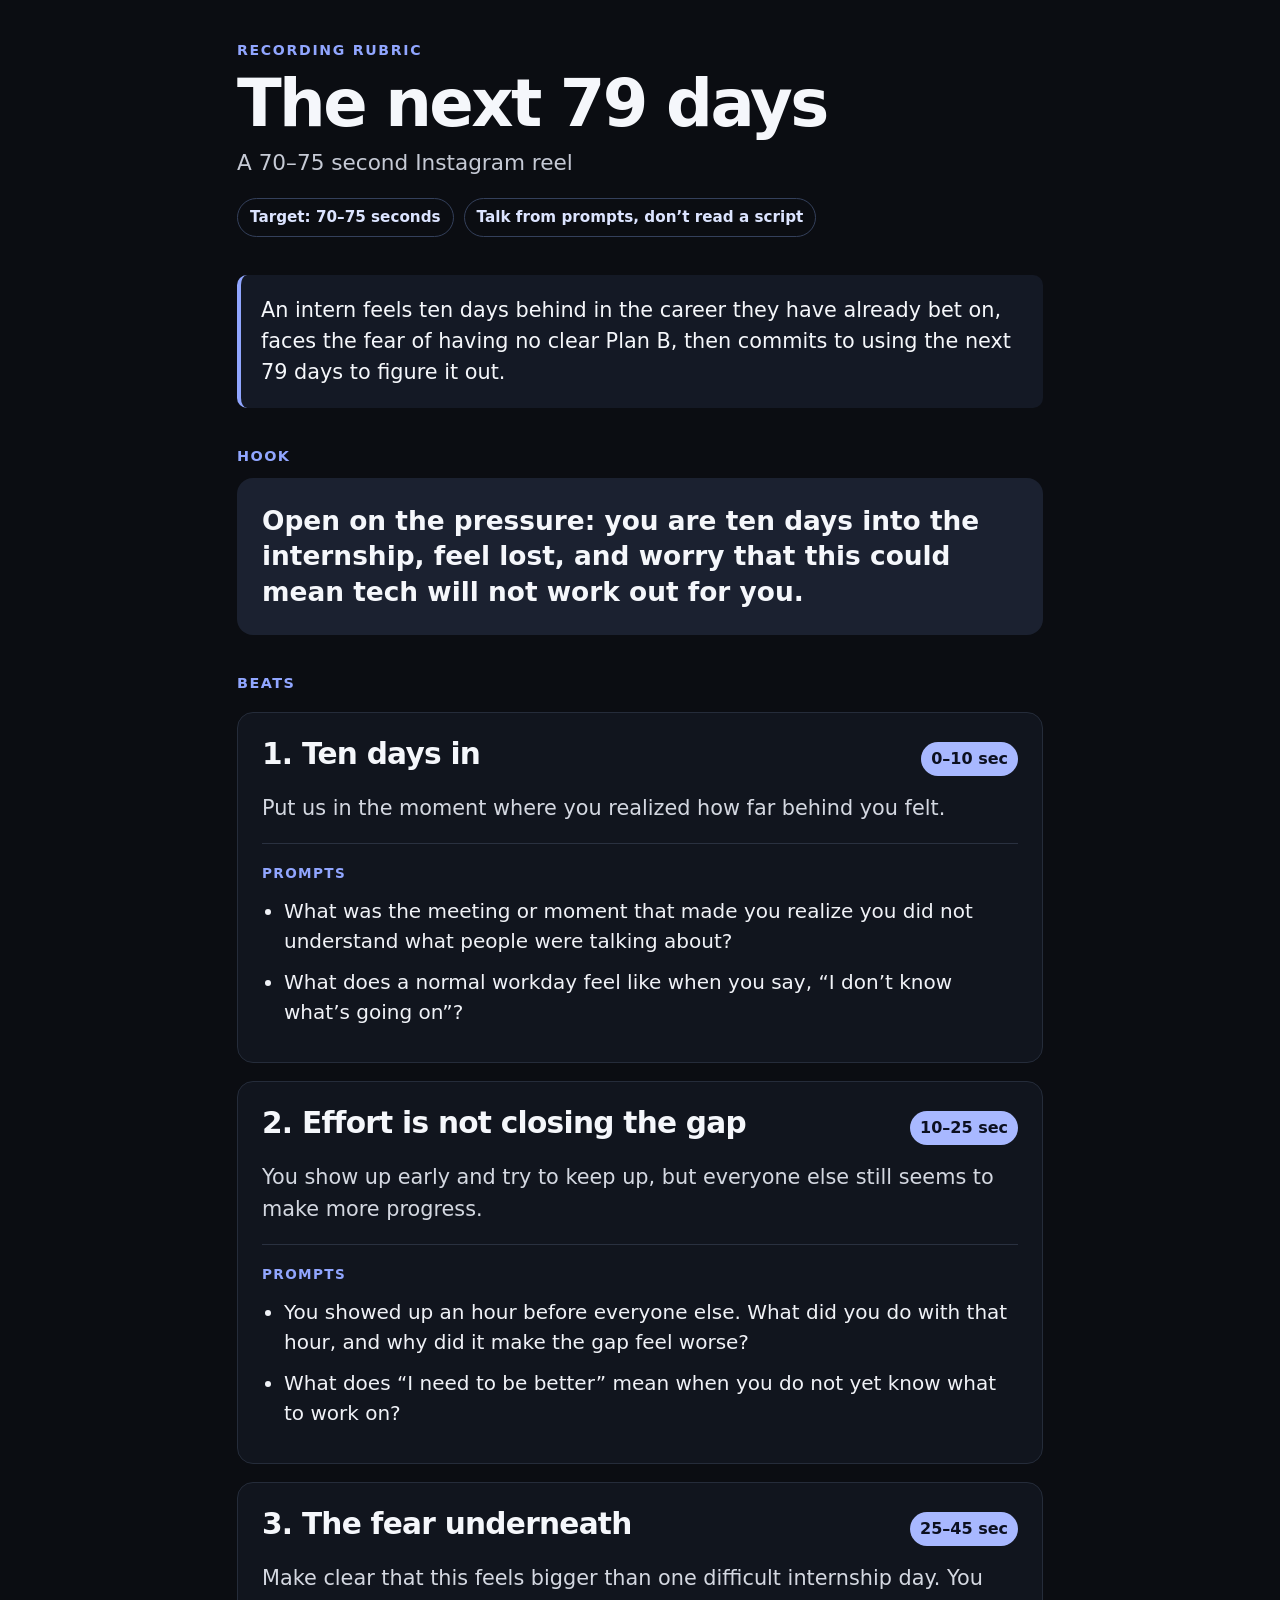
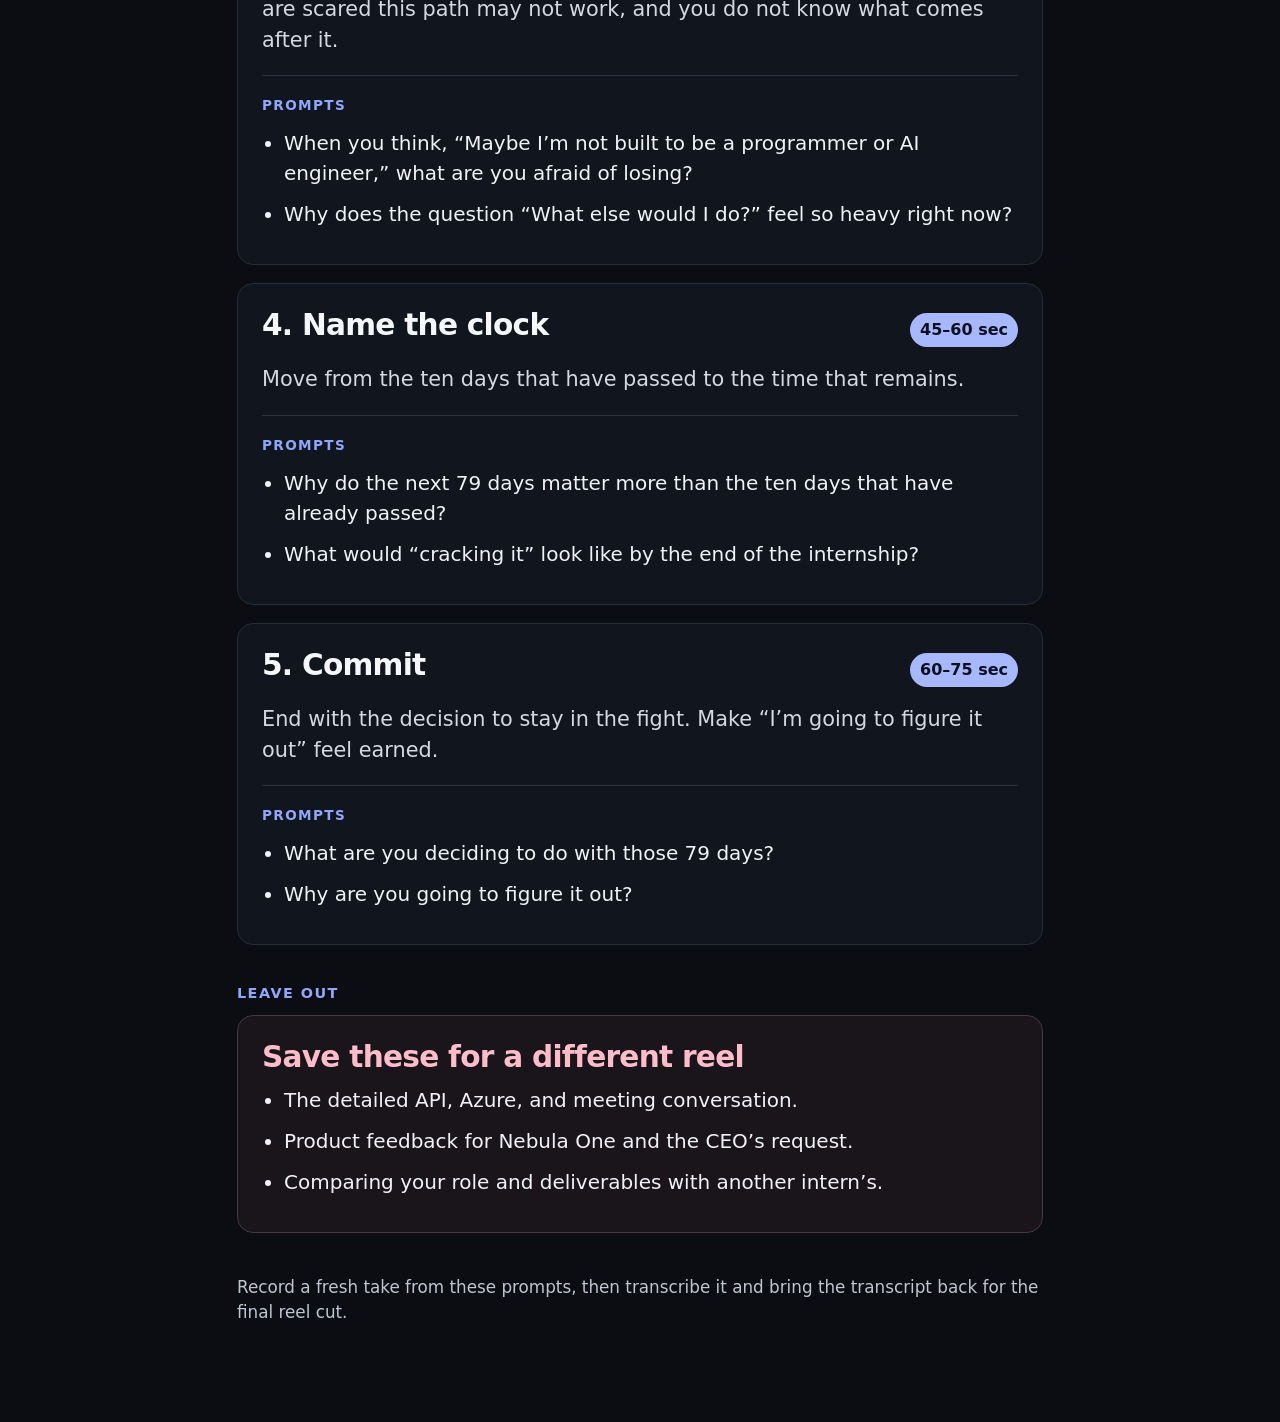
<file: Agents/test-fixtures/internship-reel-rubric.html>
<!doctype html>
<html lang="en">
<head>
  <meta charset="utf-8">
  <meta name="viewport" content="width=device-width, initial-scale=1">
  <title>Internship Reel Recording Rubric</title>
  <style>
    :root { color-scheme: dark; }
    * { box-sizing: border-box; }
    body {
      margin: 0;
      background: #0b0d12;
      color: #f5f7fb;
      font-family: Inter, ui-sans-serif, system-ui, -apple-system, BlinkMacSystemFont, "Segoe UI", sans-serif;
      line-height: 1.5;
    }
    main { max-width: 850px; margin: 0 auto; padding: 40px 22px 80px; }
    header { margin-bottom: 38px; }
    .eyebrow { color: #91a6ff; font-size: .88rem; font-weight: 750; letter-spacing: .12em; text-transform: uppercase; }
    h1 { margin: 8px 0 10px; font-size: clamp(2rem, 8vw, 4.1rem); line-height: 1.04; letter-spacing: -.04em; }
    .subhead { color: #c6cad5; font-size: clamp(1.05rem, 3vw, 1.35rem); margin: 0; }
    .intro { background: #141925; border-left: 4px solid #91a6ff; border-radius: 10px; margin: 26px 0; padding: 20px; font-size: clamp(1.1rem, 3vw, 1.3rem); }
    .meta { display: flex; gap: 10px; flex-wrap: wrap; margin-top: 18px; }
    .pill { border: 1px solid #34405b; border-radius: 999px; color: #dce4ff; font-size: .95rem; font-weight: 700; padding: 7px 12px; }
    .section-label { color: #91a6ff; font-size: .9rem; font-weight: 800; letter-spacing: .1em; margin: 38px 0 10px; text-transform: uppercase; }
    .hook { background: #1b2130; border-radius: 16px; font-size: clamp(1.22rem, 4vw, 1.65rem); font-weight: 650; line-height: 1.35; padding: 25px; }
    .beat { background: #11151e; border: 1px solid #252c3a; border-radius: 16px; margin: 18px 0; padding: 24px; }
    .beat-top { align-items: baseline; display: flex; gap: 12px; justify-content: space-between; }
    h2 { font-size: clamp(1.35rem, 4vw, 1.85rem); letter-spacing: -.025em; line-height: 1.15; margin: 0; }
    .time { color: #0c1020; background: #a8b8ff; border-radius: 999px; flex: 0 0 auto; font-size: 1rem; font-weight: 850; padding: 5px 10px; }
    .beat p { color: #d4d8e1; font-size: clamp(1.1rem, 3vw, 1.3rem); margin: 17px 0 19px; }
    .questions { border-top: 1px solid #2a3140; padding-top: 17px; }
    .questions strong { color: #91a6ff; font-size: .85rem; letter-spacing: .1em; text-transform: uppercase; }
    ul { margin: 10px 0 0; padding-left: 22px; }
    li { color: #f0f2f7; font-size: clamp(1.08rem, 3vw, 1.25rem); margin: 11px 0; }
    .leave-out { background: #19151a; border: 1px solid #493640; border-radius: 16px; padding: 24px; }
    .leave-out h2 { color: #ffbdc9; }
    .footer { color: #bfc5d1; font-size: 1.05rem; margin-top: 42px; }
    @media (max-width: 480px) { main { padding-top: 28px; } .beat, .hook, .leave-out { padding: 20px; } .beat-top { align-items: flex-start; flex-direction: column; } }
  </style>
</head>
<body>
  <main>
    <header>
      <div class="eyebrow">Recording rubric</div>
      <h1>The next 79 days</h1>
      <p class="subhead">A 70–75 second Instagram reel</p>
      <div class="meta">
        <span class="pill">Target: 70–75 seconds</span>
        <span class="pill">Talk from prompts, don’t read a script</span>
      </div>
    </header>

    <div class="intro">
      An intern feels ten days behind in the career they have already bet on, faces the fear of having no clear Plan B, then commits to using the next 79 days to figure it out.
    </div>

    <div class="section-label">Hook</div>
    <div class="hook">Open on the pressure: you are ten days into the internship, feel lost, and worry that this could mean tech will not work out for you.</div>

    <div class="section-label">Beats</div>

    <section class="beat">
      <div class="beat-top"><h2>1. Ten days in</h2><span class="time">0–10 sec</span></div>
      <p>Put us in the moment where you realized how far behind you felt.</p>
      <div class="questions">
        <strong>Prompts</strong>
        <ul>
          <li>What was the meeting or moment that made you realize you did not understand what people were talking about?</li>
          <li>What does a normal workday feel like when you say, “I don’t know what’s going on”?</li>
        </ul>
      </div>
    </section>

    <section class="beat">
      <div class="beat-top"><h2>2. Effort is not closing the gap</h2><span class="time">10–25 sec</span></div>
      <p>You show up early and try to keep up, but everyone else still seems to make more progress.</p>
      <div class="questions">
        <strong>Prompts</strong>
        <ul>
          <li>You showed up an hour before everyone else. What did you do with that hour, and why did it make the gap feel worse?</li>
          <li>What does “I need to be better” mean when you do not yet know what to work on?</li>
        </ul>
      </div>
    </section>

    <section class="beat">
      <div class="beat-top"><h2>3. The fear underneath</h2><span class="time">25–45 sec</span></div>
      <p>Make clear that this feels bigger than one difficult internship day. You are scared this path may not work, and you do not know what comes after it.</p>
      <div class="questions">
        <strong>Prompts</strong>
        <ul>
          <li>When you think, “Maybe I’m not built to be a programmer or AI engineer,” what are you afraid of losing?</li>
          <li>Why does the question “What else would I do?” feel so heavy right now?</li>
        </ul>
      </div>
    </section>

    <section class="beat">
      <div class="beat-top"><h2>4. Name the clock</h2><span class="time">45–60 sec</span></div>
      <p>Move from the ten days that have passed to the time that remains.</p>
      <div class="questions">
        <strong>Prompts</strong>
        <ul>
          <li>Why do the next 79 days matter more than the ten days that have already passed?</li>
          <li>What would “cracking it” look like by the end of the internship?</li>
        </ul>
      </div>
    </section>

    <section class="beat">
      <div class="beat-top"><h2>5. Commit</h2><span class="time">60–75 sec</span></div>
      <p>End with the decision to stay in the fight. Make “I’m going to figure it out” feel earned.</p>
      <div class="questions">
        <strong>Prompts</strong>
        <ul>
          <li>What are you deciding to do with those 79 days?</li>
          <li>Why are you going to figure it out?</li>
        </ul>
      </div>
    </section>

    <div class="section-label">Leave out</div>
    <section class="leave-out">
      <h2>Save these for a different reel</h2>
      <ul>
        <li>The detailed API, Azure, and meeting conversation.</li>
        <li>Product feedback for Nebula One and the CEO’s request.</li>
        <li>Comparing your role and deliverables with another intern’s.</li>
      </ul>
    </section>

    <p class="footer">Record a fresh take from these prompts, then transcribe it and bring the transcript back for the final reel cut.</p>
  </main>
</body>
</html>
</file>
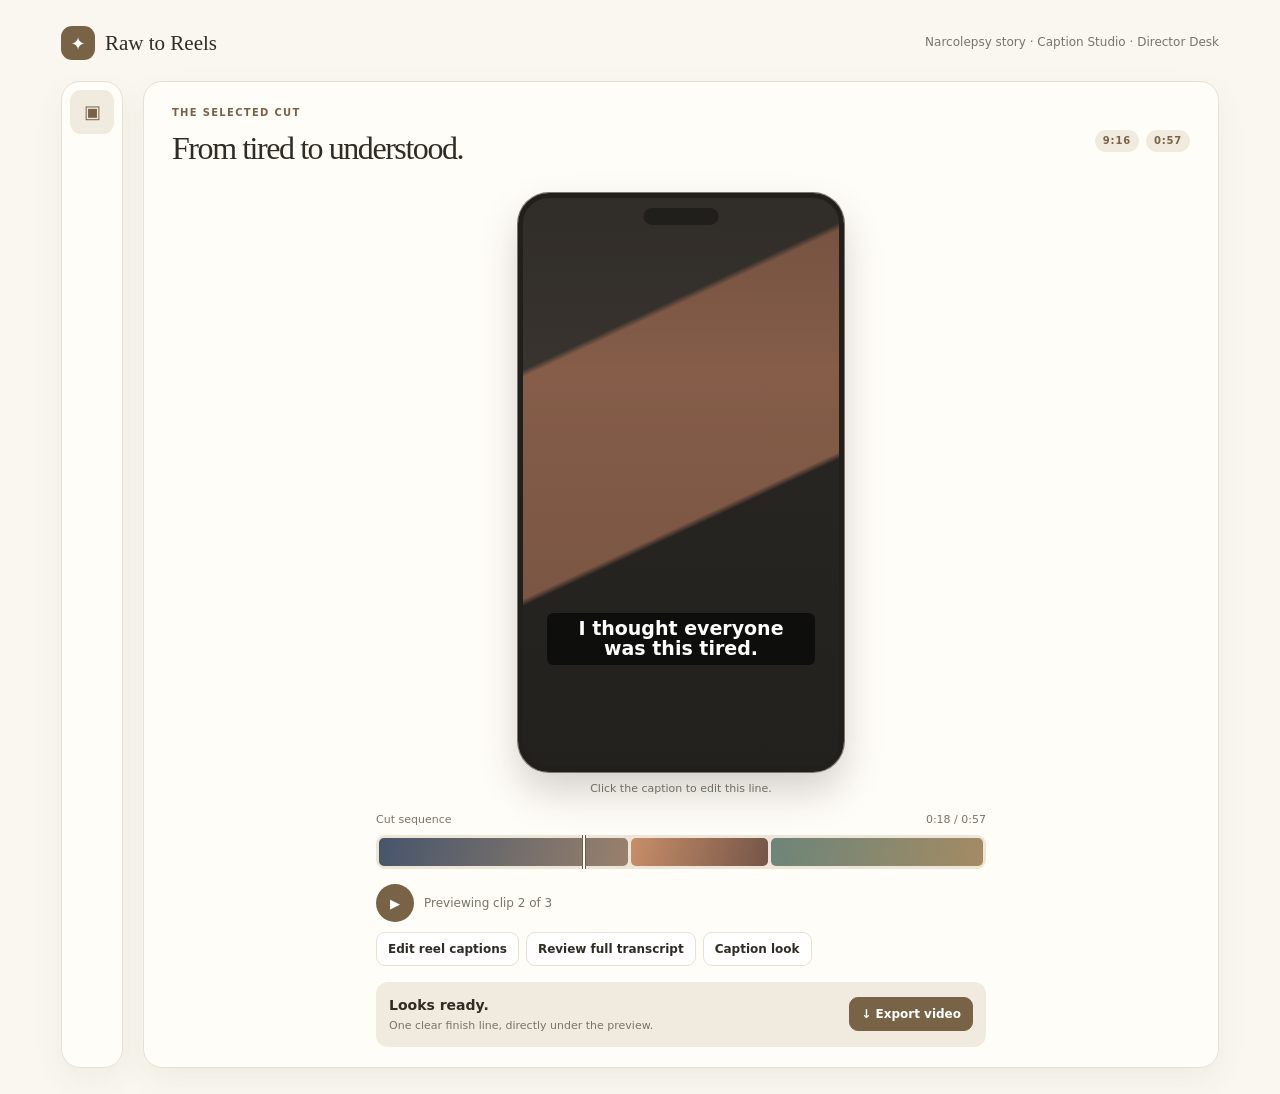
<file: blueprints/active/caption-studio-mockups/caption-studio-b-director-desk.html>
<!doctype html>
<html lang="en">
<head>
<meta charset="utf-8">
<meta name="viewport" content="width=device-width, initial-scale=1">
<title>Raw to Reels — Director Desk</title>
<style>
:root{--cream:#faf7f0;--paper:#fffdf8;--ink:#302c25;--muted:#797467;--line:#e7e0d4;--accent:#796347;--tint:#f1ebdf;--gold:#e8b86e}*{box-sizing:border-box}body{margin:0;background:var(--cream);color:var(--ink);font:14px/1.45 system-ui,-apple-system,Segoe UI,sans-serif}.page{max-width:1210px;min-height:100vh;margin:auto;padding:26px}.mast{display:flex;justify-content:space-between;align-items:center;margin-bottom:21px}.brand{display:flex;align-items:center;gap:10px;font:500 21px Georgia,serif}.brand span{display:grid;place-items:center;width:34px;height:34px;border-radius:11px;background:var(--accent);color:#fff;font:18px system-ui}.project{color:var(--muted);font-size:12px}.workspace{display:grid;grid-template-columns:62px minmax(0,1fr);gap:20px;transition:grid-template-columns .22s ease}.workspace.drawer-open{grid-template-columns:260px minmax(0,1fr)}.pane{min-width:0;background:var(--paper);border:1px solid var(--line);border-radius:19px;box-shadow:0 12px 30px #564a3010}.eyebrow{display:block;color:var(--accent);font-size:10px;font-weight:800;letter-spacing:.13em;text-transform:uppercase}h1,h2{font-family:Georgia,serif;font-weight:500;margin:4px 0 5px}h1{font-size:32px;letter-spacing:-.045em}h2{font-size:20px}.muted{margin:0;color:var(--muted);font-size:12px}.button{border:1px solid var(--line);border-radius:9px;background:#fff;color:var(--ink);padding:9px 11px;font:700 12px system-ui;cursor:pointer}.button.dark{border-color:var(--accent);background:var(--accent);color:#fff}.media-rail{overflow:hidden;padding:8px}.rail-trigger{display:grid;place-items:center;width:44px;height:44px;border:0;border-radius:11px;background:var(--tint);color:var(--accent);font-size:18px;cursor:pointer}.rail-trigger:hover{background:#e8ddca}.rail-trigger b{display:none;font-size:12px}.drawer-open .rail-trigger{width:100%;height:auto;grid-template-columns:22px 1fr;gap:8px;place-items:center start;text-align:left;padding:11px}.drawer-open .rail-trigger b{display:inline}.rail-content{display:none;padding:10px 8px 8px;opacity:0}.drawer-open .rail-content{display:block;opacity:1}.loaders{display:flex;gap:8px;margin:16px 0}.loaders .button{flex:1;padding:9px 4px}.asset{width:100%;display:grid;grid-template-columns:45px 1fr;gap:8px;align-items:center;border:0;border-top:1px solid var(--line);background:transparent;padding:9px 0;text-align:left;color:var(--ink);cursor:pointer}.asset.active{padding:9px 7px;margin:0 -7px;border-radius:9px;background:var(--tint);border-top-color:transparent}.still{height:38px;border-radius:6px;background:linear-gradient(135deg,#28505a 0 36%,#e4aa76 37% 55%,#756156 56%)}.asset:nth-of-type(5) .still{background:linear-gradient(135deg,#4a3e32 0 45%,#e1b969 46% 59%,#a16e4e 60%)}.asset:nth-of-type(6) .still{background:linear-gradient(135deg,#2e4351 0 40%,#8bb1c3 41% 59%,#5c4d44 60%)}.asset strong,.asset small{display:block;overflow:hidden;text-overflow:ellipsis;white-space:nowrap}.asset strong{font-size:11px}.asset small{font-size:10px;color:var(--muted);margin-top:1px}.media-note{margin:12px 0 0;padding-top:11px;border-top:1px solid var(--line);color:var(--muted);font-size:11px}.canvas{display:flex;flex-direction:column;align-items:center;padding:24px 28px 20px}.canvas-head{width:100%;display:flex;align-items:center;justify-content:space-between;gap:15px;margin-bottom:17px}.format{display:flex;gap:7px}.chip{padding:4px 8px;border-radius:99px;color:var(--accent);background:var(--tint);font-size:10px;font-weight:800;letter-spacing:.08em}.phone{position:relative;width:min(100%,326px);aspect-ratio:9/16;border:5px solid #211f1c;border-radius:31px;overflow:hidden;background:linear-gradient(155deg,#38332e 0 24%,#855d49 25% 56%,#272622 57%);box-shadow:0 0 0 1px #807468,0 20px 38px #302c2534}.phone:after{content:"";position:absolute;inset:0;background:linear-gradient(180deg,#0002,transparent 30%,#0002);pointer-events:none}.notch{position:absolute;z-index:1;left:50%;top:10px;transform:translateX(-50%);width:75px;height:17px;border-radius:99px;background:#211f1c}.caption{position:absolute;z-index:2;left:24px;right:24px;bottom:18%;padding:6px 8px;border-radius:6px;background:#0009;color:#fff;text-align:center;font-size:19px;font-weight:900;line-height:1.05;outline:2px solid transparent;cursor:text}.caption:focus{outline-color:#80b8ff;background:#000c}.caption-tip{display:block;margin-top:9px;color:var(--muted);font-size:11px;text-align:center}.timeline{width:100%;max-width:610px;margin:15px 0}.timeline-title{display:flex;justify-content:space-between;color:var(--muted);font-size:11px;margin-bottom:7px}.bar{position:relative;height:34px;display:grid;grid-template-columns:2fr 1.1fr 1.7fr;gap:3px;padding:3px;border-radius:9px;background:#ede5d7;overflow:hidden}.clip{border-radius:5px;background:linear-gradient(105deg,#46556b,#99816c)}.clip:nth-child(2){background:linear-gradient(105deg,#c98e69,#745548)}.clip:nth-child(3){background:linear-gradient(105deg,#6c8579,#a48b63)}.playhead{position:absolute;top:0;bottom:0;left:34%;width:2px;background:#fff;box-shadow:0 0 0 1px #705b3e}.controls{width:100%;max-width:610px;display:flex;justify-content:space-between;align-items:center;gap:10px;flex-wrap:wrap}.scrub{display:flex;gap:10px;align-items:center;color:var(--muted);font-size:12px}.round{display:grid;place-items:center;width:38px;height:38px;border:0;border-radius:50%;background:var(--accent);color:#fff}.control-actions{display:flex;gap:7px;flex-wrap:wrap;justify-content:end}.caption-editor{width:100%;max-width:610px;margin-top:14px;padding:14px}.caption-editor[hidden]{display:none}.editor-head{display:flex;justify-content:space-between;align-items:start;gap:10px;margin-bottom:8px}.editor-head h2{font-size:19px}.editor-head p{margin:2px 0 0;color:var(--muted);font-size:11px}.cue{display:grid;grid-template-columns:68px 1fr;gap:9px;padding:9px 0;border-top:1px solid var(--line)}.cue small{padding-top:6px;color:var(--accent);font-weight:800;font-size:10px}.cue [contenteditable]{padding:6px 8px;border:1px solid var(--line);border-radius:7px;background:#fff;font-size:12px;outline:0}.cue [contenteditable]:focus{border-color:var(--accent);box-shadow:0 0 0 2px #79634722}.export{width:100%;max-width:610px;display:flex;align-items:center;justify-content:space-between;gap:12px;margin-top:16px;padding:13px;border-radius:12px;background:var(--tint)}.export strong,.export small{display:block}.export small{color:var(--muted);font-size:11px;margin-top:2px}dialog{width:min(720px,calc(100vw - 30px));max-height:min(760px,calc(100vh - 30px));padding:0;border:1px solid var(--line);border-radius:18px;color:var(--ink);box-shadow:0 30px 80px #302c2570}dialog::backdrop{background:#302c254d}.transcript-dialog{padding:20px}.dialog-head{display:flex;justify-content:space-between;gap:15px;align-items:start}.dialog-head h2{font-size:25px}.dialog-head p{max-width:480px;margin:6px 0 0;color:var(--muted);font-size:12px}.dialog-close{width:32px;height:32px;padding:0}.transcript-tools{display:flex;gap:8px;margin:16px 0 8px}.search{flex:1;border:1px solid var(--line);border-radius:8px;padding:8px 9px;font:12px system-ui}.transcript-list{max-height:420px;overflow:auto;border-top:1px solid var(--line)}.transcript-line{display:grid;grid-template-columns:62px 1fr;gap:10px;padding:10px 2px;border-bottom:1px solid var(--line)}.transcript-line time{padding-top:6px;color:var(--accent);font-size:10px;font-weight:800}.transcript-line [contenteditable]{padding:6px 8px;border:1px solid var(--line);border-radius:7px;outline:0;font-size:13px}.transcript-line [contenteditable]:focus{border-color:var(--accent);box-shadow:0 0 0 2px #79634722}.dialog-footer{display:flex;justify-content:space-between;align-items:center;gap:12px;margin-top:14px}.dialog-footer small{color:var(--muted);font-size:11px}@media(max-width:700px){.page{padding:15px}.mast .project{display:none}.workspace,.workspace.drawer-open{display:block}.media-rail{margin-bottom:15px}.rail-trigger{width:100%;display:flex;gap:8px;justify-content:start;padding:11px}.rail-trigger b{display:inline}.rail-content{display:block;opacity:1}.canvas{padding:18px}.phone{max-width:282px}.control-actions{justify-content:start}.export{align-items:start;flex-direction:column}}
</style>
</head>
<body>
<main class="page">
  <div class="mast"><div class="brand"><span>✦</span>Raw to Reels</div><div class="project">Narcolepsy story · Caption Studio · Director Desk</div></div>
  <div class="workspace" id="workspace">
    <aside class="pane media-rail"><button class="rail-trigger" id="mediaToggle" aria-expanded="false" aria-controls="mediaDrawer">▣ <b>Media library</b></button><div class="rail-content" id="mediaDrawer"><span class="eyebrow">Media library</span><h2>Source recordings</h2><p class="muted">Open this only when you need another file.</p><div class="loaders"><button class="button">↑ Video</button><button class="button">⌗ JSON</button></div><button class="asset active"><span class="still"></span><span><strong>Narcolepsy story.mp4</strong><small>54:17 · selected</small></span></button><button class="asset"><span class="still"></span><span><strong>Internship advice.mov</strong><small>18:42 · ready</small></span></button><button class="asset"><span class="still"></span><span><strong>Sunday thoughts.mp4</strong><small>08:21 · transcript needed</small></span></button><p class="media-note">3 recordings in your library</p></div></aside>
    <section class="pane canvas"><div class="canvas-head"><div><span class="eyebrow">The selected cut</span><h1>From tired to understood.</h1></div><div class="format"><span class="chip">9:16</span><span class="chip">0:57</span></div></div><div class="phone"><div class="notch"></div><div class="caption" id="activeCaption" contenteditable="true" spellcheck="true" role="textbox" aria-label="Current caption">I thought everyone was this tired.</div></div><span class="caption-tip">Click the caption to edit this line.</span><div class="timeline"><div class="timeline-title"><span>Cut sequence</span><span>0:18 / 0:57</span></div><div class="bar"><span class="clip"></span><span class="clip"></span><span class="clip"></span><i class="playhead"></i></div></div><div class="controls"><div class="scrub"><button class="round">▶</button><span>Previewing clip 2 of 3</span></div><div class="control-actions"><button class="button" id="toggleCaptionEditor">Edit reel captions</button><button class="button" id="openTranscript">Review full transcript</button><button class="button">Caption look</button></div></div><section class="pane caption-editor" id="captionEditor" hidden><div class="editor-head"><div><h2>This reel's captions</h2><p>Three lines only. Click a line to change it.</p></div><span class="chip">CURRENT CUT</span></div><div class="cue"><small>00:14–00:18</small><div contenteditable="true" spellcheck="true">I thought I just needed to sleep more.</div></div><div class="cue"><small>00:18–00:22</small><div contenteditable="true" spellcheck="true" id="captionMirror">I thought everyone was this tired.</div></div><div class="cue"><small>00:22–00:27</small><div contenteditable="true" spellcheck="true">Then I finally got an answer.</div></div></section><div class="export"><div><strong>Looks ready.</strong><small>One clear finish line, directly under the preview.</small></div><button class="button dark">↓ Export video</button></div></section>
  </div>
</main>
<dialog id="transcriptDialog"><div class="transcript-dialog"><div class="dialog-head"><div><span class="eyebrow">Source transcript</span><h2>Review every spoken line</h2><p>Fix spelling and grammar here. When saved, corrections flow into every reel that uses that line.</p></div><button class="button dialog-close" id="closeTranscript" aria-label="Close transcript review">×</button></div><div class="transcript-tools"><input class="search" aria-label="Search transcript" placeholder="Search the transcript"><button class="button">Find</button></div><div class="transcript-list"><div class="transcript-line"><time>00:08</time><div contenteditable="true" spellcheck="true">For years, I thought I was just bad at sleeping.</div></div><div class="transcript-line"><time>00:14</time><div contenteditable="true" spellcheck="true">I thought I just needed to sleep more.</div></div><div class="transcript-line"><time>00:18</time><div contenteditable="true" spellcheck="true">I thought everyone was this tired.</div></div><div class="transcript-line"><time>00:22</time><div contenteditable="true" spellcheck="true">Then I finally got an answer.</div></div><div class="transcript-line"><time>00:29</time><div contenteditable="true" spellcheck="true">The diagnosis gave my exhaustion a name.</div></div><div class="transcript-line"><time>00:36</time><div contenteditable="true" spellcheck="true">It made me kinder to myself.</div></div><div class="transcript-line"><time>00:44</time><div contenteditable="true" spellcheck="true">I wish I had known sooner.</div></div></div><div class="dialog-footer"><small>Spelling suggestions come from your browser.</small><button class="button dark" id="saveTranscript">Save transcript corrections</button></div></div></dialog>
<script>
  const nebulaInstance = { hostName: "https://cs.nebulaone.ai", gptSystem: "orchestr8", title: "Public Chat" };
</script>
<script async src="https://cs.nebulaone.ai/embed/script.js"></script>
<script>
  const workspace = document.getElementById('workspace');
  const mediaToggle = document.getElementById('mediaToggle');
  const captionEditor = document.getElementById('captionEditor');
  const transcriptDialog = document.getElementById('transcriptDialog');
  mediaToggle.addEventListener('click', () => {
    const open = workspace.classList.toggle('drawer-open');
    mediaToggle.setAttribute('aria-expanded', String(open));
  });
  document.getElementById('toggleCaptionEditor').addEventListener('click', () => { captionEditor.hidden = !captionEditor.hidden; });
  document.getElementById('openTranscript').addEventListener('click', () => transcriptDialog.showModal());
  document.getElementById('closeTranscript').addEventListener('click', () => transcriptDialog.close());
  document.getElementById('saveTranscript').addEventListener('click', () => transcriptDialog.close());
  const activeCaption = document.getElementById('activeCaption');
  const captionMirror = document.getElementById('captionMirror');
  activeCaption.addEventListener('input', () => { captionMirror.textContent = activeCaption.textContent; });
  captionMirror.addEventListener('input', () => { activeCaption.textContent = captionMirror.textContent; });
</script>
</body>
</html>
</file>
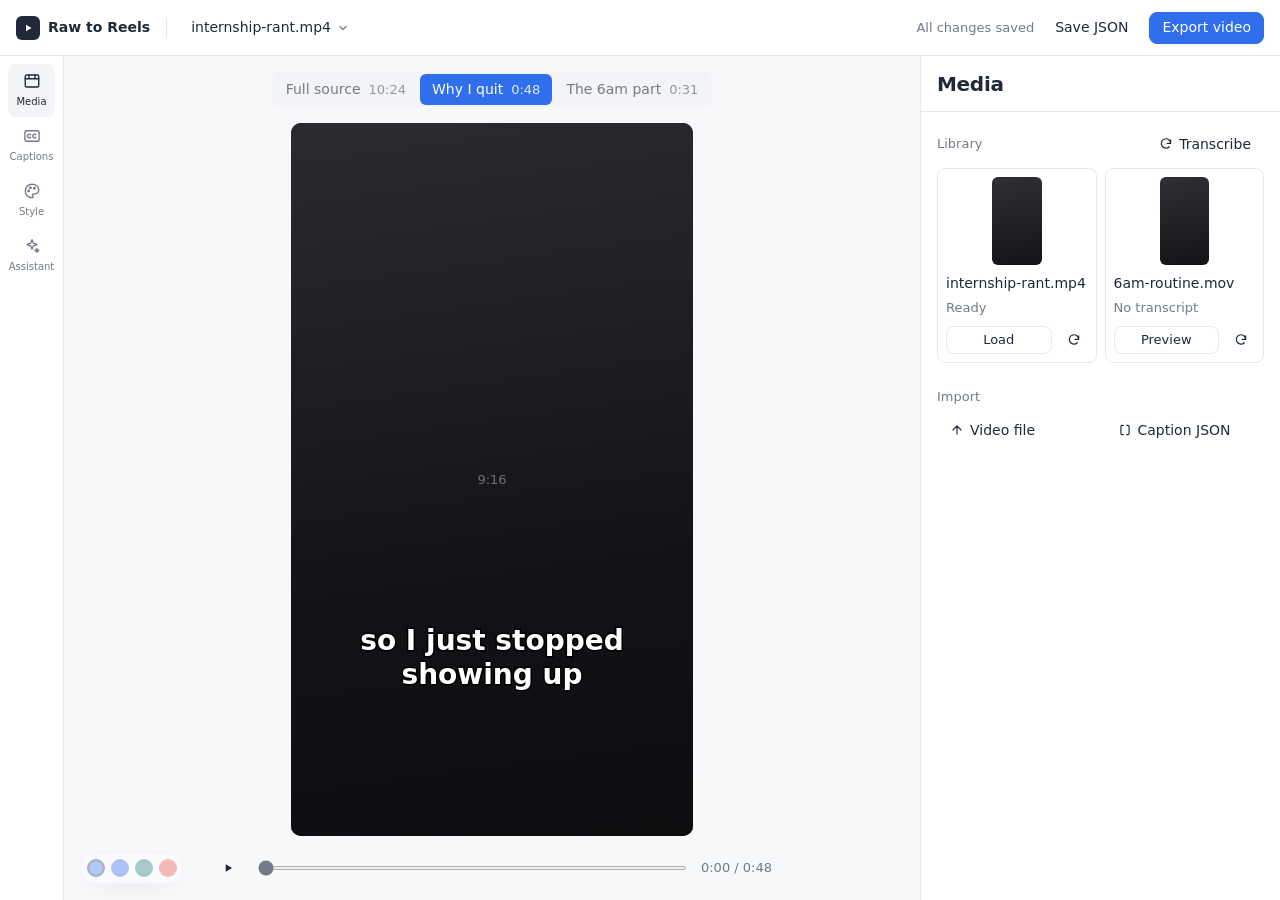
<file: blueprints/active/caption-studio-mockups/rail-layout-mockup.html>
<!doctype html>
<html lang="en">
<head>
<meta charset="utf-8">
<meta name="viewport" content="width=device-width,initial-scale=1">
<title>Raw to Reels · Caption Studio</title>
<style>
/* ---------------------------------------------------------------
   Caption Studio — rail layout mockup
   Cosmetic only. No real video, no real file loading, no exports.
   Every element app/js looks up by ID is present here.

   Rules this file follows:
     64px icon rail · flexible preview workspace · 360px inspector
     one 8px spacing scale, 8-10px radii, one border color
     accent reserved for the selected reel and the primary action
     14px controls, 16px body, 20px section headings
   --------------------------------------------------------------- */

:root{
  --rail:64px;
  --inspector:360px;
  --r:8px;
  --r-lg:10px;
  --font:system-ui,-apple-system,"Segoe UI",Roboto,Helvetica,Arial,sans-serif;
}

/* ---- Themes ---------------------------------------------------- */
[data-theme="cloud-blue"]{
  --bg:#F7F8FA; --surface:#FFFFFF; --ink:#1F2937; --accent:#2F6FED; --soft:#EAF2FF;
  --line:#E7E9EE; --muted:#737B87; --sunk:#F2F4F7;
}
[data-theme="warm-studio"]{
  --bg:#F5F4F1; --surface:#FFFEFC; --ink:#242424; --accent:#2563EB; --soft:#EAF2FF;
  --line:#E8E5DF; --muted:#787269; --sunk:#F0EEE9;
}
[data-theme="cool-mist"]{
  --bg:#F3F6F7; --surface:#FBFCFC; --ink:#20303A; --accent:#0F766E; --soft:#E6F4F1;
  --line:#E2E8EA; --muted:#677B85; --sunk:#EEF2F3;
}
[data-theme="signal-red"]{
  --bg:#F7F7F8; --surface:#FFFFFF; --ink:#171717; --accent:#E5473B; --soft:#FDECEA;
  --line:#E8E8EA; --muted:#74747A; --sunk:#F3F3F5;
}

*{box-sizing:border-box}
/* Panels stay in the page and toggle with `hidden`, so `hidden` has to beat
   the display rules the layout sets on those same elements. */
[hidden]{display:none !important}
html,body{height:100%}
body{
  margin:0; font-family:var(--font); font-size:16px; line-height:1.5;
  color:var(--ink); background:var(--bg); -webkit-font-smoothing:antialiased;
  display:flex; flex-direction:column; overflow:hidden;
}
h1,h2{margin:0; font-weight:600; letter-spacing:-.01em}
p{margin:0}
button,input,select,textarea{font:inherit; color:inherit}
:focus-visible{outline:2px solid var(--accent); outline-offset:1px; border-radius:var(--r)}

/* ---- Header: file, save state, export -------------------------- */
header{
  flex:0 0 auto; height:56px; background:var(--surface);
  border-bottom:1px solid var(--line);
  display:flex; align-items:center; gap:16px; padding:0 16px;
}
.brand{display:flex; align-items:center; gap:8px; flex:0 0 auto}
.mark{width:24px; height:24px; border-radius:6px; background:var(--ink); color:var(--surface); display:grid; place-items:center}
.mark svg{width:12px; height:12px}
.brand b{font-size:14px; font-weight:600}
.sep{width:1px; height:20px; background:var(--line); flex:0 0 auto}

.file{
  display:flex; align-items:center; gap:6px; border:0; background:none; cursor:pointer;
  padding:6px 8px; border-radius:var(--r); font-size:14px; font-weight:500; color:var(--ink);
  max-width:320px;
}
.file:hover{background:var(--sunk)}
.file span{overflow:hidden; text-overflow:ellipsis; white-space:nowrap}
.file svg{width:12px; height:12px; flex:0 0 auto; color:var(--muted)}

.header-right{margin-left:auto; display:flex; align-items:center; gap:8px}
.save-state{font-size:13px; color:var(--muted); white-space:nowrap}
.save-state.error{color:#C0392B}

/* ---- Controls --------------------------------------------------- */
.btn{
  display:inline-flex; align-items:center; justify-content:center; gap:6px;
  border:1px solid var(--line); background:var(--surface); color:var(--ink);
  border-radius:var(--r); padding:6px 12px; height:32px; font-size:14px; font-weight:500;
  cursor:pointer; white-space:nowrap; transition:background .12s;
}
.btn:hover{background:var(--sunk)}
.btn svg{width:14px; height:14px; flex:0 0 auto}
.btn.primary{background:var(--accent); border-color:var(--accent); color:#fff}
.btn.primary:hover{background:var(--accent); filter:brightness(.94)}
.btn.quiet{border-color:transparent; background:none; color:var(--ink)}
.btn.quiet:hover{background:var(--sunk); color:var(--ink)}
.btn.icon{width:32px; padding:0}
.btn.block{width:100%}
.btn:disabled{opacity:.4; cursor:not-allowed}
.file-button{position:relative; overflow:hidden}
.file-button input{position:absolute; inset:0; opacity:0; cursor:pointer}

/* ---- Shell ------------------------------------------------------ */
.shell{flex:1 1 auto; min-height:0; display:grid; grid-template-columns:var(--rail) minmax(0,1fr) var(--inspector)}

/* ---- Rail ------------------------------------------------------- */
.rail{
  background:var(--surface); border-right:1px solid var(--line);
  padding:8px; display:flex; flex-direction:column; gap:2px;
}
.rail-item{
  display:flex; flex-direction:column; align-items:center; gap:4px;
  border:0; background:none; cursor:pointer; padding:8px 0;
  border-radius:var(--r); color:var(--muted); font-size:10px; font-weight:500;
  transition:background .12s, color .12s;
}
.rail-item svg{width:18px; height:18px}
.rail-item:hover{background:var(--sunk); color:var(--ink)}
.rail-item[aria-current="true"]{background:var(--sunk); color:var(--ink)}

/* ---- Workspace -------------------------------------------------- */
.workspace{
  min-width:0; display:flex; flex-direction:column; align-items:center;
  gap:16px; padding:16px; overflow:hidden;
}

/* reel selector: the one place besides Export that earns the accent */
.reels{display:flex; gap:2px; padding:2px; background:var(--sunk); border-radius:var(--r); flex:0 0 auto}
.reel{
  border:0; background:none; cursor:pointer; border-radius:6px;
  padding:5px 12px; font-size:14px; font-weight:500; color:var(--muted);
  display:flex; align-items:center; gap:8px; white-space:nowrap;
}
.reel span{font-size:13px; opacity:.75; font-variant-numeric:tabular-nums}
.reel:hover{color:var(--ink)}
.reel.active{background:var(--accent); color:#fff}
.reel.active span{opacity:.85}

.stage{
  position:relative; aspect-ratio:9/16; flex:1 1 auto; min-height:0;
  border-radius:var(--r-lg); overflow:hidden; background:#131316;
  display:grid; place-items:center;
}
.stage-art{position:absolute; inset:0; background:linear-gradient(172deg,#2A2A30,#131317 62%,#0D0D10)}
.placeholder{position:relative; color:rgba(255,255,255,.38); font-size:13px}
#video{width:100%; height:100%; object-fit:cover}

.caption-overlay{position:absolute; left:0; right:0; bottom:20%; display:flex; justify-content:center; padding:0 8%; pointer-events:none}
.caption-text{
  font-size:28px; font-weight:800; line-height:1.2; text-align:center; color:#fff;
  -webkit-text-stroke:3px #000; paint-order:stroke fill;
  background:rgba(0,0,0,0); padding:2px 8px; border-radius:4px;
}

.transport{display:flex; align-items:center; gap:12px; width:100%; max-width:560px; flex:0 0 auto}
#scrub{flex:1 1 auto; min-width:0; accent-color:var(--muted); height:4px}
.time{font-size:13px; color:var(--muted); font-variant-numeric:tabular-nums; white-space:nowrap}

/* ---- Inspector -------------------------------------------------- */
.inspector{background:var(--surface); border-left:1px solid var(--line); display:flex; flex-direction:column; min-height:0}
.inspector-head{
  flex:0 0 auto; height:56px; padding:0 16px; border-bottom:1px solid var(--line);
  display:flex; align-items:center; justify-content:space-between; gap:8px;
}
.inspector-head h2{font-size:20px; letter-spacing:-.015em}
.inspector-body{flex:1 1 auto; min-height:0; overflow-y:auto; padding:16px}
.inspector-body::-webkit-scrollbar{width:8px}
.inspector-body::-webkit-scrollbar-thumb{background:var(--line); border-radius:8px}

.group{margin-bottom:24px}
.group:last-child{margin-bottom:0}
.group-label{font-size:13px; font-weight:500; color:var(--muted); margin-bottom:8px}
.toolbar{display:flex; align-items:center; gap:8px; margin-bottom:8px}
.toolbar .spacer{flex:1 1 auto}
.row-stack{display:flex; gap:8px}
.row-stack > .btn{flex:1 1 0; min-width:0; justify-content:flex-start}

/* Media */
.progress-strip{border:1px solid var(--line); border-radius:var(--r); padding:8px 12px; margin-bottom:8px}
.progress-strip .top{display:flex; justify-content:space-between; align-items:baseline; gap:8px}
.progress-strip strong{font-size:14px; font-weight:500}
.progress-strip span,.progress-strip p{font-size:13px; color:var(--muted); font-variant-numeric:tabular-nums}
progress{width:100%; height:4px; margin:8px 0; accent-color:var(--muted); display:block}

.video-library{display:grid; grid-template-columns:1fr 1fr; gap:8px}
.video-card{border:1px solid var(--line); border-radius:var(--r); padding:8px; display:flex; flex-direction:column; gap:8px; background:var(--surface)}
.video-still{aspect-ratio:9/16; height:88px; width:auto; margin:0 auto; border-radius:6px; object-fit:cover; background:linear-gradient(172deg,#2E2E34,#141418)}
.video-card strong{font-size:14px; font-weight:500; overflow:hidden; text-overflow:ellipsis; white-space:nowrap}
.video-card .state{font-size:13px; color:var(--muted); margin-top:-4px}
.library-actions{display:flex; gap:8px}
.library-actions .btn{flex:1 1 0; min-width:0; height:28px; font-size:13px; padding:0 8px}
.library-actions .btn.icon{flex:0 0 28px; width:28px; padding:0}

/* Captions */
.list-head{display:flex; align-items:center; justify-content:space-between; gap:8px; margin-bottom:8px}
.list-head #cue-count{font-size:13px; color:var(--muted)}
.editor{display:flex; flex-direction:column}
.cue{
  display:grid; grid-template-columns:52px 1fr; gap:8px; align-items:start;
  padding:8px; border-radius:var(--r); cursor:pointer; border-left:2px solid transparent;
}
.cue:hover{background:var(--sunk)}
.cue.active{background:var(--sunk); border-left-color:var(--ink)}
.cue-time{font-size:13px; color:var(--muted); font-variant-numeric:tabular-nums; padding-top:6px}
.cue textarea{
  width:100%; border:1px solid transparent; border-radius:6px; background:none;
  padding:4px 6px; resize:none; font-size:16px; line-height:1.4; overflow:hidden;
}
.cue textarea:hover{border-color:var(--line)}
.cue textarea:focus{outline:none; border-color:var(--accent); background:var(--surface)}
.footer-actions{display:flex; gap:8px; margin-top:16px; padding-top:16px; border-top:1px solid var(--line)}

/* Style */
.presets{display:grid; grid-template-columns:1fr 1fr; gap:8px}
.preset{border:1px solid var(--line); border-radius:var(--r); background:var(--surface); cursor:pointer; padding:0; overflow:hidden}
.preset:hover{background:var(--sunk)}
.preset.active{border-color:var(--ink)}
.preset-art{height:40px; display:grid; place-items:center; background:linear-gradient(172deg,#2E2E34,#141418)}
.preset-art em{font-style:normal; font-size:10px; font-weight:800; padding:1px 4px}
.preset-name{display:block; padding:6px; font-size:13px; text-align:center}

.style-grid{display:grid; grid-template-columns:1fr 1fr; gap:16px}
.control{display:flex; flex-direction:column; gap:8px; min-width:0}
.control.wide{grid-column:1 / -1}
.control > label{font-size:13px; color:var(--muted); display:flex; justify-content:space-between; gap:8px}
.control output{color:var(--ink); font-variant-numeric:tabular-nums}
.control select{border:1px solid var(--line); border-radius:var(--r); padding:0 8px; height:32px; font-size:14px; background:var(--surface)}
.control input[type=range]{width:100%; accent-color:var(--muted); height:4px}
.control input[type=color]{width:100%; height:32px; padding:2px; border:1px solid var(--line); border-radius:var(--r); background:var(--surface); cursor:pointer}
.control label.checkrow{display:flex; align-items:center; justify-content:flex-start; gap:8px; font-size:14px; color:var(--ink); cursor:pointer}
.checkrow input{accent-color:var(--accent); width:16px; height:16px}

/* Assistant */
.assistant-frame{
  border:1px solid var(--line); border-radius:var(--r); background:var(--sunk);
  min-height:280px; display:flex; flex-direction:column; align-items:center; justify-content:center;
  gap:8px; text-align:center; padding:24px; color:var(--muted);
}
.assistant-frame strong{color:var(--ink); font-size:16px; font-weight:500}
.assistant-frame p{font-size:14px; max-width:240px}

/* ---- Theme picker: review tool, floats clear of the product ----- */
.theme-picker{
  position:fixed; left:80px; bottom:16px; z-index:50;
  display:flex; align-items:center; gap:6px; padding:6px;
  background:var(--surface); border:1px solid var(--line); border-radius:999px;
  box-shadow:0 8px 24px -12px rgba(0,0,0,.4); opacity:.35; transition:opacity .15s;
}
.theme-picker:hover,.theme-picker:focus-within{opacity:1}
.theme-picker .dot{width:18px; height:18px; border-radius:50%; border:2px solid transparent; cursor:pointer; padding:0}
.theme-picker .dot[aria-pressed="true"]{border-color:var(--ink)}
</style>
</head>

<body data-theme="cloud-blue">

<!-- ===== Header: file · save state · export ===================== -->
<header>
  <div class="brand">
    <div class="mark" aria-hidden="true"><svg viewBox="0 0 24 24" fill="currentColor"><path d="M8 5.5v13l11-6.5z"/></svg></div>
    <b>Raw to Reels</b>
  </div>
  <div class="sep" aria-hidden="true"></div>
  <button class="file" type="button">
    <span>internship-rant.mp4</span>
    <svg viewBox="0 0 24 24" fill="none" stroke="currentColor" stroke-width="2.4" stroke-linecap="round" stroke-linejoin="round"><path d="M6 9l6 6 6-6"/></svg>
  </button>

  <div class="header-right">
    <p class="save-state" id="status" role="status">All changes saved</p>
    <button class="btn quiet" id="download-json" type="button">Save JSON</button>
    <button class="btn primary" id="export" type="button">Export video</button>
    <p class="export-hint" id="export-hint" hidden>Load a local video to enable export.</p>
  </div>
</header>

<div class="shell">

  <!-- ===== Rail ===== -->
  <nav class="rail" aria-label="Sections">
    <button class="rail-item" type="button" data-section="media" aria-current="true">
      <svg viewBox="0 0 24 24" fill="none" stroke="currentColor" stroke-width="1.8" stroke-linecap="round" stroke-linejoin="round"><rect x="3" y="4" width="18" height="16" rx="2"/><path d="M3 9h18M8 4v5M16 4v5"/></svg>
      Media
    </button>
    <button class="rail-item" type="button" data-section="captions">
      <svg viewBox="0 0 24 24" fill="none" stroke="currentColor" stroke-width="1.8" stroke-linecap="round" stroke-linejoin="round"><rect x="2.5" y="5" width="19" height="14" rx="2.5"/><path d="M10 10.3a2.4 2.4 0 1 0 0 3.4M17 10.3a2.4 2.4 0 1 0 0 3.4"/></svg>
      Captions
    </button>
    <button class="rail-item" type="button" data-section="style">
      <svg viewBox="0 0 24 24" fill="none" stroke="currentColor" stroke-width="1.8" stroke-linecap="round" stroke-linejoin="round"><path d="M12 3a9 9 0 1 0 0 18c.9 0 1.5-.7 1.5-1.5 0-.4-.2-.8-.4-1.1-.3-.3-.4-.7-.4-1.1 0-.8.7-1.5 1.5-1.5H16a5 5 0 0 0 5-5c0-4.4-4-8-9-8z"/><circle cx="7.5" cy="12" r="1" fill="currentColor"/><circle cx="10" cy="7.8" r="1" fill="currentColor"/><circle cx="15" cy="8.3" r="1" fill="currentColor"/></svg>
      Style
    </button>
    <button class="rail-item" type="button" data-section="assistant">
      <svg viewBox="0 0 24 24" fill="none" stroke="currentColor" stroke-width="1.8" stroke-linecap="round" stroke-linejoin="round"><path d="M12 3.5l1.8 4.7L18.5 10l-4.7 1.8L12 16.5l-1.8-4.7L5.5 10l4.7-1.8z"/><path d="M18.5 15.5l.7 1.8 1.8.7-1.8.7-.7 1.8-.7-1.8-1.8-.7 1.8-.7z"/></svg>
      Assistant
    </button>
  </nav>

  <!-- ===== Workspace ===== -->
  <div class="workspace">
    <div class="reels" id="options" role="group" aria-label="Reels">
      <span id="option-count" hidden>2 REELS</span>
      <button class="reel" type="button">Full source <span>10:24</span></button>
      <button class="reel active" type="button">Why I quit <span>0:48</span></button>
      <button class="reel" type="button">The 6am part <span>0:31</span></button>
    </div>

    <div class="stage" id="stage">
      <video id="video" playsinline preload="auto" hidden></video>
      <div class="stage-art" aria-hidden="true"></div>
      <p class="placeholder">9:16</p>
      <div class="caption-overlay" id="overlay" aria-live="off">
        <span class="caption-text" id="caption-text">so I just stopped showing up</span>
      </div>
    </div>

    <div class="transport">
      <button class="btn icon quiet" id="play" type="button" aria-label="Play">
        <svg viewBox="0 0 24 24" fill="currentColor"><path d="M8 5.5v13l11-6.5z"/></svg>
      </button>
      <input id="scrub" type="range" min="0" max="48" step="0.01" value="0" aria-label="Playhead">
      <span class="time" id="time">0:00 / 0:48</span>
    </div>
  </div>

  <!-- ===== Inspector ===== -->
  <aside class="inspector">
    <div class="inspector-head" data-head="media"><h2>Media</h2></div>
    <div class="inspector-head" data-head="captions" hidden>
      <h2>Captions</h2>
      <div style="display:flex;gap:4px">
        <button class="btn icon quiet" id="prev-cue" type="button" aria-label="Previous caption"><svg viewBox="0 0 24 24" fill="none" stroke="currentColor" stroke-width="2.2" stroke-linecap="round" stroke-linejoin="round"><path d="M15 6l-6 6 6 6"/></svg></button>
        <button class="btn icon quiet" id="next-cue" type="button" aria-label="Next caption"><svg viewBox="0 0 24 24" fill="none" stroke="currentColor" stroke-width="2.2" stroke-linecap="round" stroke-linejoin="round"><path d="M9 6l6 6-6 6"/></svg></button>
      </div>
    </div>
    <div class="inspector-head" data-head="style" hidden><h2>Style</h2></div>
    <div class="inspector-head" data-head="assistant" hidden><h2>Assistant</h2></div>

    <!-- Media -->
    <div class="inspector-body" data-panel="media">
      <div class="group" id="library-section">
        <div class="toolbar">
          <span class="group-label" style="margin:0">Library</span>
          <span class="spacer"></span>
          <button class="btn quiet" id="transcribe" type="button">
            <svg viewBox="0 0 24 24" fill="none" stroke="currentColor" stroke-width="2" stroke-linecap="round" stroke-linejoin="round"><path d="M20 11a8 8 0 1 0-2.3 5.7M20 5v6h-6"/></svg>
            Transcribe
          </button>
        </div>

        <div class="progress-strip" id="transcription-progress" hidden aria-live="polite">
          <div class="top">
            <strong id="transcription-label">Transcribing internship-rant.mp4</strong>
            <span id="transcription-count">2 of 5</span>
          </div>
          <progress id="transcription-meter" value="2" max="5"></progress>
          <p id="transcription-detail">1 already transcribed</p>
        </div>

        <div class="video-library" id="video-library">
          <article class="video-card">
            <div class="video-still" aria-hidden="true"></div>
            <strong>internship-rant.mp4</strong>
            <p class="state">Ready</p>
            <div class="library-actions">
              <button class="btn" type="button">Load</button>
              <button class="btn quiet icon" type="button" data-retranscribe="true" title="Re-transcribe" aria-label="Re-transcribe">
                <svg viewBox="0 0 24 24" fill="none" stroke="currentColor" stroke-width="2" stroke-linecap="round" stroke-linejoin="round"><path d="M20 11a8 8 0 1 0-2.3 5.7M20 5v6h-6"/></svg>
              </button>
            </div>
          </article>
          <article class="video-card">
            <div class="video-still" aria-hidden="true"></div>
            <strong>6am-routine.mov</strong>
            <p class="state">No transcript</p>
            <div class="library-actions">
              <button class="btn" type="button">Preview</button>
              <button class="btn quiet icon" type="button" data-retranscribe="true" title="Transcribe" aria-label="Transcribe">
                <svg viewBox="0 0 24 24" fill="none" stroke="currentColor" stroke-width="2" stroke-linecap="round" stroke-linejoin="round"><path d="M20 11a8 8 0 1 0-2.3 5.7M20 5v6h-6"/></svg>
              </button>
            </div>
          </article>
        </div>
      </div>

      <div class="group">
        <div class="group-label">Import</div>
        <div class="row-stack">
          <label class="btn quiet file-button">
            <svg viewBox="0 0 24 24" fill="none" stroke="currentColor" stroke-width="2" stroke-linecap="round" stroke-linejoin="round"><path d="M12 19V5M5 12l7-7 7 7"/></svg>
            Video file
            <input id="video-file" type="file" accept="video/*,.mp4,.mov,.webm" aria-label="Load video">
          </label>
          <label class="btn quiet file-button">
            <svg viewBox="0 0 24 24" fill="none" stroke="currentColor" stroke-width="2" stroke-linecap="round" stroke-linejoin="round"><path d="M9 4H7a2 2 0 0 0-2 2v12a2 2 0 0 0 2 2h2M15 4h2a2 2 0 0 1 2 2v12a2 2 0 0 1-2 2h-2"/></svg>
            Caption JSON
            <input id="json-file" type="file" accept=".json,application/json" aria-label="Load transcript or Raw to Reels JSON">
          </label>
        </div>
      </div>
    </div>

    <!-- Captions -->
    <div class="inspector-body" data-panel="captions" hidden>
      <div class="list-head"><span id="cue-count">14 captions</span></div>
      <div class="editor" id="editor"></div>
      <div class="footer-actions">
        <button class="btn quiet" id="reset" type="button">Reset text</button>
        <button class="btn quiet" id="clear" type="button">Clear captions</button>
      </div>
    </div>

    <!-- Style -->
    <div class="inspector-body" data-panel="style" hidden>
      <div class="group">
        <div class="group-label">Preset</div>
        <div class="presets" id="style-presets">
          <button type="button" class="preset active" data-preset="clean">
            <span class="preset-art"><em style="color:#fff">This idea caught fire</em></span>
            <span class="preset-name">Clean white</span>
          </button>
          <button type="button" class="preset" data-preset="bold">
            <span class="preset-art"><em style="color:#fff;-webkit-text-stroke:2px #000;paint-order:stroke fill">This idea caught fire</em></span>
            <span class="preset-name">Bold outline</span>
          </button>
          <button type="button" class="preset" data-preset="yellow">
            <span class="preset-art"><em style="color:#FFD400;-webkit-text-stroke:2px #000;paint-order:stroke fill">This idea caught fire</em></span>
            <span class="preset-name">Creator yellow</span>
          </button>
          <button type="button" class="preset" data-preset="boxed">
            <span class="preset-art"><em style="color:#fff;background:rgba(0,0,0,.75);border-radius:2px">This idea caught fire</em></span>
            <span class="preset-name">Subtitle box</span>
          </button>
        </div>
      </div>

      <div class="group">
        <div class="style-grid">
          <div class="control wide">
            <label for="cap-font">Font</label>
            <select id="cap-font">
              <option value="system">Modern sans</option>
              <option value="arial">Arial</option>
              <option value="impact">Impact / condensed</option>
              <option value="georgia">Georgia / serif</option>
            </select>
          </div>
          <div class="control">
            <label for="cap-size">Size <output id="cap-size-value">28</output></label>
            <input id="cap-size" type="range" min="14" max="46" step="1" value="28">
          </div>
          <div class="control">
            <label for="cap-position">Height <output id="cap-position-value">20%</output></label>
            <input id="cap-position" type="range" min="8" max="55" step="1" value="20">
          </div>
          <div class="control">
            <label for="cap-color">Text color</label>
            <input id="cap-color" type="color" value="#ffffff">
          </div>
          <div class="control">
            <label for="cap-outline-color">Outline color</label>
            <input id="cap-outline-color" type="color" value="#000000">
          </div>
          <div class="control wide">
            <label for="cap-outline">Outline thickness <output id="cap-outline-value">3px</output></label>
            <input id="cap-outline" type="range" min="0" max="8" step=".5" value="3">
          </div>
          <div class="control">
            <label for="cap-bg-color">Box color</label>
            <input id="cap-bg-color" type="color" value="#000000">
          </div>
          <div class="control">
            <label for="cap-bg">Box opacity <output id="cap-bg-value">0%</output></label>
            <input id="cap-bg" type="range" min="0" max="95" step="5" value="0">
          </div>
          <div class="control wide">
            <label class="checkrow" for="cap-uppercase"><input type="checkbox" id="cap-uppercase"> All caps</label>
          </div>
        </div>
      </div>

      <button class="btn quiet" id="reset-style" type="button">Reset appearance</button>
    </div>

    <!-- Assistant -->
    <div class="inspector-body" data-panel="assistant" hidden>
      <div class="assistant-frame">
        <strong>NebulaOne</strong>
        <p>Loads the first time you open this section.</p>
      </div>
    </div>
  </aside>
</div>

<!-- Review tool, not part of the product -->
<div class="theme-picker" id="themes" title="Mockup theme preview">
  <button class="dot" type="button" data-set="cloud-blue" aria-pressed="true" aria-label="Cloud Blue" style="background:#2F6FED"></button>
  <button class="dot" type="button" data-set="warm-studio" aria-label="Warm Studio" style="background:#2563EB"></button>
  <button class="dot" type="button" data-set="cool-mist" aria-label="Cool Mist" style="background:#0F766E"></button>
  <button class="dot" type="button" data-set="signal-red" aria-label="Signal Red" style="background:#E5473B"></button>
</div>

<script>
'use strict';
const $ = (id) => document.getElementById(id);

/* ---- Theme (review tool) ---------------------------------------- */
function setTheme(name) {
  if (!document.querySelector(`.dot[data-set="${name}"]`)) return;
  document.body.dataset.theme = name;
  document.querySelectorAll('#themes .dot').forEach((dot) => {
    dot.setAttribute('aria-pressed', String(dot.dataset.set === name));
  });
}
$('themes').addEventListener('click', (event) => {
  const dot = event.target.closest('.dot');
  if (dot) setTheme(dot.dataset.set);
});

/* ---- Rail: every panel stays in the page and toggles `hidden` ---- */
function setSection(name) {
  if (!document.querySelector(`.rail-item[data-section="${name}"]`)) return;
  document.querySelectorAll('.rail-item').forEach((item) => item.setAttribute('aria-current', String(item.dataset.section === name)));
  document.querySelectorAll('[data-panel]').forEach((panel) => { panel.hidden = panel.dataset.panel !== name; });
  document.querySelectorAll('[data-head]').forEach((head) => { head.hidden = head.dataset.head !== name; });
}
document.querySelectorAll('.rail-item').forEach((item) => {
  item.addEventListener('click', () => setSection(item.dataset.section));
});

/* Deep links for review: ...mockup.html?theme=signal-red#style */
setTheme(new URLSearchParams(location.search).get('theme') || 'cloud-blue');
setSection(location.hash.slice(1) || 'media');

/* ---- Reels ------------------------------------------------------- */
document.querySelectorAll('.reel').forEach((reel) => {
  reel.addEventListener('click', () => {
    document.querySelectorAll('.reel').forEach((other) => other.classList.toggle('active', other === reel));
  });
});

/* ---- Captions ---------------------------------------------------- */
const CUES = [
  [0.0, 3.2, 'so I just stopped showing up'],
  [3.2, 6.8, 'and nobody noticed for two weeks'],
  [6.8, 10.4, 'which told me everything I needed to know'],
  [10.4, 14.1, 'about how much that job actually mattered'],
  [14.1, 17.6, 'I was answering emails at 6am'],
  [17.6, 21.0, 'for a company that would replace me in a day'],
  [21.0, 24.9, 'and the worst part is I was proud of it'],
  [24.9, 28.3, 'I thought exhaustion was the same as effort'],
  [28.3, 32.0, 'it took me a year to unlearn that'],
  [32.0, 35.5, 'now I measure the work by what it makes'],
  [35.5, 39.2, 'not by how wrecked I feel at the end of it'],
  [39.2, 42.6, 'if that sounds obvious to you, good'],
  [42.6, 45.4, 'it was not obvious to me'],
  [45.4, 48.0, 'and that is the whole video'],
];
const clock = (seconds) => `${Math.floor(seconds / 60)}:${String(Math.floor(seconds % 60)).padStart(2, '0')}`;
const grow = (field) => { field.style.height = 'auto'; field.style.height = `${field.scrollHeight}px`; };

let activeCue = 0;
const editor = $('editor');
CUES.forEach(([start, , text], index) => {
  const row = document.createElement('div');
  row.className = 'cue';
  row.dataset.index = index;

  const time = document.createElement('span');
  time.className = 'cue-time';
  time.textContent = clock(start);

  const input = document.createElement('textarea');
  input.rows = 1;
  input.value = text;
  input.setAttribute('aria-label', `Caption ${index + 1} text`);
  input.addEventListener('input', () => {
    grow(input);
    if (index === activeCue) $('caption-text').textContent = input.value;
  });

  row.append(time, input);
  row.addEventListener('click', () => selectCue(index));
  editor.append(row);
  grow(input);
});

function selectCue(index) {
  activeCue = Math.max(0, Math.min(index, CUES.length - 1));
  document.querySelectorAll('.cue').forEach((row) => row.classList.toggle('active', Number(row.dataset.index) === activeCue));
  const row = editor.querySelector(`.cue[data-index="${activeCue}"]`);
  row?.scrollIntoView({ behavior: 'smooth', block: 'nearest' });
  $('caption-text').textContent = row.querySelector('textarea').value;
  const [start] = CUES[activeCue];
  $('scrub').value = start;
  $('time').textContent = `${clock(start)} / 0:48`;
}
$('prev-cue').addEventListener('click', () => selectCue(activeCue - 1));
$('next-cue').addEventListener('click', () => selectCue(activeCue + 1));
selectCue(0);

/* ---- Transport ---------------------------------------------------- */
$('scrub').addEventListener('input', (event) => {
  const time = Number(event.target.value);
  $('time').textContent = `${clock(time)} / 0:48`;
  const index = CUES.findIndex(([start, end]) => time >= start && time < end);
  if (index >= 0 && index !== activeCue) selectCue(index);
});

let playing = false;
$('play').addEventListener('click', () => {
  playing = !playing;
  $('play').innerHTML = playing
    ? '<svg viewBox="0 0 24 24" fill="currentColor"><rect x="7" y="5" width="3.5" height="14" rx="1"/><rect x="13.5" y="5" width="3.5" height="14" rx="1"/></svg>'
    : '<svg viewBox="0 0 24 24" fill="currentColor"><path d="M8 5.5v13l11-6.5z"/></svg>';
  $('play').setAttribute('aria-label', playing ? 'Pause' : 'Play');
});

/* ---- Transcription progress (cosmetic reveal) ---------------------- */
$('transcribe').addEventListener('click', () => {
  const strip = $('transcription-progress');
  strip.hidden = !strip.hidden;
});

/* ---- Caption appearance, live on the overlay ----------------------- */
const FONTS = {
  system: 'system-ui,-apple-system,"Segoe UI",Roboto,sans-serif',
  arial: 'Arial,Helvetica,sans-serif',
  impact: 'Impact,"Arial Narrow",sans-serif',
  georgia: 'Georgia,"Times New Roman",serif',
};
const hexToRGBA = (hex, alpha) => {
  const value = parseInt(hex.slice(1), 16);
  return `rgba(${(value >> 16) & 255},${(value >> 8) & 255},${value & 255},${alpha})`;
};

function paint() {
  const text = $('caption-text');
  const size = Number($('cap-size').value);
  const height = Number($('cap-position').value);
  const outline = Number($('cap-outline').value);
  const box = Number($('cap-bg').value);

  text.style.fontFamily = FONTS[$('cap-font').value];
  text.style.fontSize = `${size}px`;
  text.style.color = $('cap-color').value;
  text.style.webkitTextStroke = `${outline}px ${$('cap-outline-color').value}`;
  text.style.background = hexToRGBA($('cap-bg-color').value, box / 100);
  text.style.textTransform = $('cap-uppercase').checked ? 'uppercase' : 'none';
  $('overlay').style.bottom = `${height}%`;

  $('cap-size-value').textContent = size;
  $('cap-position-value').textContent = `${height}%`;
  $('cap-outline-value').textContent = `${outline}px`;
  $('cap-bg-value').textContent = `${box}%`;
}
['cap-font', 'cap-size', 'cap-position', 'cap-color', 'cap-outline-color', 'cap-outline', 'cap-bg-color', 'cap-bg', 'cap-uppercase']
  .forEach((id) => $(id).addEventListener('input', paint));

const PRESETS = {
  clean: { 'cap-color': '#ffffff', 'cap-outline': 0, 'cap-outline-color': '#000000', 'cap-bg': 0, 'cap-size': 28, 'cap-uppercase': false },
  bold: { 'cap-color': '#ffffff', 'cap-outline': 4, 'cap-outline-color': '#000000', 'cap-bg': 0, 'cap-size': 32, 'cap-uppercase': true },
  yellow: { 'cap-color': '#ffd400', 'cap-outline': 3.5, 'cap-outline-color': '#000000', 'cap-bg': 0, 'cap-size': 30, 'cap-uppercase': true },
  boxed: { 'cap-color': '#ffffff', 'cap-outline': 0, 'cap-outline-color': '#000000', 'cap-bg': 75, 'cap-size': 26, 'cap-uppercase': false },
};
function applyPreset(name) {
  Object.entries(PRESETS[name]).forEach(([id, value]) => {
    const field = $(id);
    if (field.type === 'checkbox') field.checked = value; else field.value = value;
  });
  paint();
}
document.querySelectorAll('.preset').forEach((preset) => {
  preset.addEventListener('click', () => {
    document.querySelectorAll('.preset').forEach((other) => other.classList.toggle('active', other === preset));
    applyPreset(preset.dataset.preset);
  });
});
$('reset-style').addEventListener('click', () => {
  document.querySelectorAll('.preset').forEach((other, index) => other.classList.toggle('active', index === 0));
  applyPreset('clean');
});

paint();
</script>
</body>
</html>
</file>
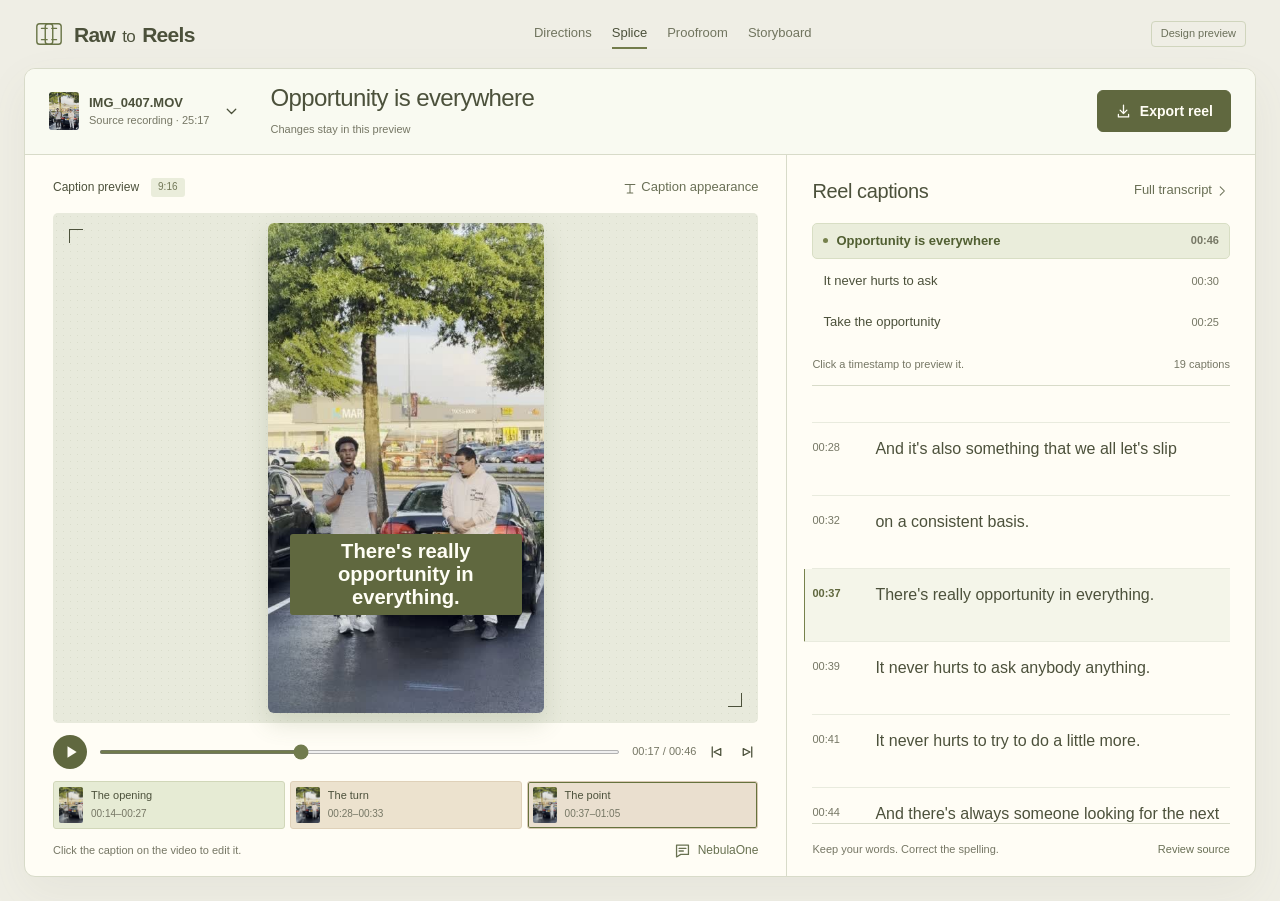
<file: blueprints/active/caption-studio-mockups/splice.html>
<!doctype html>
<html lang="en">
<head>
<meta charset="utf-8"><meta name="viewport" content="width=device-width,initial-scale=1">
<title>Splice | Raw to Reels design direction</title>
<link rel="stylesheet" href="common.css?v=6"><link rel="stylesheet" href="splice.css?v=7">
<script defer src="demo.js?v=7"></script>
</head>
<body data-direction="splice">
<header class="topline">
  <a class="wordmark" href="index.html" aria-label="Raw to Reels design directions"><svg viewBox="0 0 32 32" aria-hidden="true"><rect x="3" y="5" width="17" height="22" rx="3"/><rect x="12" y="5" width="17" height="22" rx="3"/><path d="M8 10h6M8 22h6M19 10h5M19 22h5"/></svg><span>Raw <i>to</i> Reels</span></a>
  <nav class="direction-nav" aria-label="Design directions"><a href="index.html">Directions</a><a href="splice.html?v=8" aria-current="page">Splice</a><a href="rejected/proofroom.html?v=8">Proofroom</a><a href="rejected/storyboard.html?v=8">Storyboard</a></nav>
  <span class="preview-tag">Design preview</span>
</header>
<main class="desk">
  <div class="project-bar">
    <button class="source-button" data-open="media"><img src="assets/poster.jpg" alt=""><span><strong data-source-name>IMG_0407.MOV</strong><small>Source recording · 25:17</small></span><svg viewBox="0 0 20 20" aria-hidden="true"><path d="m5 8 5 5 5-5"/></svg></button>
    <div class="project-name"><h1 data-project-title>Opportunity is everywhere</h1><span data-save-state>Changes stay in this preview</span></div>
    <button class="export-button" data-open="export"><svg viewBox="0 0 20 20" aria-hidden="true"><path d="M10 3v10m-4-4 4 4 4-4M4 14v3h12v-3"/></svg>Export reel</button>
  </div>
  <div class="workbench">
    <section class="words" aria-label="Caption editing">
      <div class="words-heading"><h2>Reel captions</h2><button class="text-button" data-open="transcript">Full transcript <svg viewBox="0 0 20 20" aria-hidden="true"><path d="m6 4 6 6-6 6"/></svg></button></div>
      <div class="reel-selector" aria-label="Choose a reel"><button data-cut="0" aria-pressed="true"><span>Opportunity is everywhere</span><small>00:46</small></button><button data-cut="1" aria-pressed="false"><span>It never hurts to ask</span><small>00:30</small></button><button data-cut="2" aria-pressed="false"><span>Take the opportunity</span><small>00:25</small></button></div>
      <div class="caption-label"><span>Click a timestamp to preview it.</span><span data-caption-count></span></div>
      <div class="reel-text" data-cues></div>
      <div class="words-footer"><span>Keep your words. Correct the spelling.</span><button class="text-button" data-open="transcript">Review source</button></div>
    </section>
    <section class="cut" aria-label="Reel preview">
      <div class="preview-tools"><div class="preview-label"><span>Caption preview</span><span class="aspect">9:16</span></div><button class="text-button" data-open="style"><svg viewBox="0 0 20 20" aria-hidden="true"><path d="M3 5h14M10 5v12M6 17h8"/></svg>Caption appearance</button></div>
      <div class="viewing-mat"><span class="crop-mark tl"></span><span class="crop-mark br"></span><div class="portrait"><img data-preview-image src="assets/poster.jpg" alt="Portrait frame from the local source recording"><div class="on-video-caption" data-active-caption contenteditable="true" spellcheck="true" role="textbox" aria-label="Preview caption">There's really opportunity in everything.</div></div></div>
      <div class="player"><button class="play-button" data-play aria-label="Play preview"><svg viewBox="0 0 24 24" aria-hidden="true"><path d="m9 5 11 7-11 7z"/></svg></button><input data-scrub type="range" min="0" max="46" step=".01" value="18" aria-label="Playhead"><span data-time>00:18 / 00:46</span><button class="step-button" data-prev aria-label="Previous caption"><svg viewBox="0 0 20 20" aria-hidden="true"><path d="M5 4v12m10-2L7 10l8-4z"/></svg></button><button class="step-button" data-next aria-label="Next caption"><svg viewBox="0 0 20 20" aria-hidden="true"><path d="M15 4v12M5 14l8-4-8-4z"/></svg></button></div>
      <div class="sequence" aria-label="Cut sequence"><button data-piece="0"><img src="assets/frame-1.jpg" alt=""><span><strong>The opening</strong><small data-piece-time>00:14–00:27</small></span></button><button data-piece="1"><img src="assets/frame-2.jpg" alt=""><span><strong>The turn</strong><small data-piece-time>00:28–00:33</small></span></button><button data-piece="2"><img src="assets/frame-3.jpg" alt=""><span><strong>The point</strong><small data-piece-time>00:37–01:05</small></span></button></div>
      <div class="cut-footer"><span>Click the caption on the video to edit it.</span><button class="assistant-button" data-open="assistant"><svg viewBox="0 0 20 20" aria-hidden="true"><path d="M3 3h14v11H8l-5 3zM6 7h8M6 10h5"/></svg>NebulaOne</button></div>
    </section>
  </div>
</main>
</body>
</html>
</file>
<file: blueprints/active/caption-studio-mockups/common.css>
:root{--demo-paper:#fffdf5;--demo-bg:#f2efe5;--demo-ink:#534938;--demo-muted:#786f5d;--demo-line:#ddd8c9;--demo-accent:#656b43;--demo-tint:#ebeedc;color-scheme:light}
*{box-sizing:border-box}button,input,select,textarea{font:inherit}button{cursor:pointer}button:disabled{cursor:default;opacity:.55}a{color:inherit}button,input,textarea,select,a,[contenteditable]{-webkit-tap-highlight-color:transparent}:focus-visible{outline:2px solid var(--demo-accent);outline-offset:4px}[hidden]{display:none!important}
.demo-dialog{padding:0;border:1px solid var(--demo-line);border-radius:14px;background:var(--demo-paper);color:var(--demo-ink);width:min(1020px,calc(100vw - 40px));max-height:calc(100dvh - 40px);box-shadow:0 18px 90px #75644e44;font:15px/1.5 'Candara','Segoe UI',sans-serif}.demo-dialog::backdrop{background:#89796170;backdrop-filter:blur(3px)}.demo-dialog-head{padding:22px 28px 16px;border-bottom:1px solid var(--demo-line);display:flex;align-items:start;justify-content:space-between;gap:24px}.demo-dialog h2{font:600 26px/1.15 'Candara',sans-serif;margin:0}.demo-dialog-head p{font-size:14px;color:var(--demo-muted);margin:8px 0 0;max-width:620px}.demo-close{background:transparent;border:1px solid var(--demo-line);border-radius:50%;width:32px;height:32px;flex:none;color:var(--demo-ink);font-size:22px;line-height:1}.demo-dialog-body{padding:20px 28px}.demo-dialog-foot{padding:16px 28px;border-top:1px solid var(--demo-line);display:flex;align-items:center;justify-content:space-between;gap:16px}.demo-dialog-foot small{font-size:12px;color:var(--demo-muted)}.demo-button{border:1px solid var(--demo-line);background:var(--demo-paper);color:var(--demo-ink);padding:10px 16px;border-radius:7px;font-weight:600;display:inline-flex;align-items:center;justify-content:center;gap:8px;text-decoration:none}.demo-button.primary{background:var(--demo-accent);color:var(--demo-paper);border-color:var(--demo-accent)}.demo-button:hover{filter:brightness(.97)}.demo-text-input{width:100%;background:var(--demo-paper);color:var(--demo-ink);border:1px solid var(--demo-line);border-radius:6px;padding:9px 12px}.demo-review-grid{display:grid;grid-template-columns:minmax(0,1fr) 230px;gap:26px}.demo-transcript-search{display:flex;gap:10px;align-items:center;margin-bottom:14px}.demo-transcript-search span{font-size:12px;color:var(--demo-muted);white-space:nowrap}.demo-transcript-rows{height:min(480px,calc(100dvh - 300px));overflow-y:auto;overscroll-behavior:contain;padding-right:10px;scrollbar-color:var(--demo-line) transparent;scrollbar-width:thin}.demo-cue{display:grid;grid-template-columns:53px minmax(0,1fr);gap:10px;align-items:start;padding:12px 0;border-bottom:1px solid var(--demo-line);position:relative}.demo-cue-time{border:0;background:transparent;color:var(--demo-muted);font-size:12px;padding:9px 0;text-align:left;font-variant-numeric:tabular-nums}.demo-cue-text{width:100%;resize:none;border:1px solid transparent;background:transparent;color:inherit;line-height:1.55;padding:5px 6px;min-height:54px;border-radius:4px;overflow:hidden}.demo-cue-text:hover{border-color:var(--demo-line)}.demo-cue-text:focus{border-color:var(--demo-accent);outline:0;background:var(--demo-paper)}.demo-cue.is-current .demo-cue-time{color:var(--demo-accent);font-weight:700}.demo-cue.is-current .demo-cue-text{background:var(--demo-tint)}.demo-review-preview{padding-top:2px}.demo-review-photo{position:relative;aspect-ratio:9/16;overflow:hidden;border-radius:8px;background:var(--demo-bg)}.demo-review-photo img{width:100%;height:100%;object-fit:cover}.demo-review-caption{position:absolute;bottom:17%;left:8%;right:8%;text-align:center;color:#fffef5;font-weight:700;font-size:18px;line-height:1.2;background:#687043eb;padding:5px 7px;border-radius:3px}.demo-review-preview p{font-size:12px;color:var(--demo-muted);margin:12px 0 0}.demo-small-body{max-width:580px}.demo-media-item{display:flex;gap:14px;align-items:center;margin:6px 0 18px;padding:12px;background:var(--demo-tint);border-radius:8px}.demo-media-item img{width:54px;height:76px;object-fit:cover;border-radius:4px}.demo-media-item strong,.demo-media-item small{display:block}.demo-media-item small{font-size:13px;color:var(--demo-muted);margin-top:4px}.demo-media-actions{display:flex;gap:10px;flex-wrap:wrap}.demo-dialog[data-panel=media],.demo-dialog[data-panel=style],.demo-dialog[data-panel=export]{width:min(560px,calc(100vw - 32px))}.demo-style-presets{display:grid;grid-template-columns:repeat(3,1fr);gap:12px;margin-bottom:24px}.demo-style-choice{border:1px solid var(--demo-line);border-radius:7px;background:var(--demo-bg);padding:18px 8px;color:var(--demo-ink);font-weight:600}.demo-style-choice[aria-pressed=true]{border:2px solid var(--demo-accent);padding:17px 7px}.demo-style-row{display:flex;gap:14px;align-items:center;margin:15px 0}.demo-style-row label{width:100px;flex:none}.demo-style-row input{width:100%;accent-color:var(--demo-accent)}.demo-style-row output{min-width:38px;font-variant-numeric:tabular-nums}.demo-dialog[data-panel=assistant]{width:min(410px,calc(100vw - 32px));height:calc(100dvh - 32px);max-height:none;margin:16px 16px 16px auto;border-radius:12px}.demo-assistant-space{min-height:300px;display:flex;flex-direction:column;justify-content:center;padding:35px 0;gap:18px}.demo-assistant-space svg{color:var(--demo-accent);width:40px;height:40px}.demo-assistant-space h3{font-size:22px;margin:0;font-weight:600}.demo-assistant-space p{color:var(--demo-muted);margin:0;font-size:14px}.demo-assistant-prompts{display:flex;gap:8px;flex-wrap:wrap;font-size:12px;margin:0;padding:0;list-style:none}.demo-assistant-prompts li{padding:7px 10px;border:1px solid var(--demo-line);border-radius:6px}.demo-export-summary{display:grid;grid-template-columns:70px 1fr;gap:16px;align-items:center;margin-bottom:24px}.demo-export-summary img{width:70px;height:112px;border-radius:5px;object-fit:cover}.demo-export-summary h3{margin:0 0 5px;font-size:20px}.demo-export-summary p{color:var(--demo-muted);font-size:13px;margin:0}.demo-export-field{display:flex;justify-content:space-between;gap:20px;padding:12px 0;border-top:1px solid var(--demo-line)}.demo-export-field select{border:0;background:var(--demo-tint);color:var(--demo-ink);padding:5px 9px;border-radius:4px}.demo-export-field input{accent-color:var(--demo-accent)}.demo-toast{position:fixed;bottom:24px;left:50%;transform:translateX(-50%);max-width:calc(100vw - 40px);padding:12px 20px;background:var(--demo-paper);color:var(--demo-ink);border:1px solid var(--demo-line);border-radius:8px;box-shadow:0 8px 25px #75644e2b;z-index:1000;font-size:14px}.demo-error{padding:20px;background:#f9e6d9;color:#784630;margin:20px;border-radius:8px}
@media(max-width:640px){.demo-dialog{width:calc(100vw - 20px);max-height:calc(100dvh - 20px)}.demo-dialog-head,.demo-dialog-body,.demo-dialog-foot{padding:16px}.demo-review-grid{grid-template-columns:1fr}.demo-review-preview{display:none}.demo-transcript-rows{height:calc(100dvh - 290px);min-height:160px}.demo-dialog-foot{flex-wrap:wrap}.demo-dialog h2{font-size:23px}.demo-transcript-search{align-items:start;flex-direction:column}.demo-dialog[data-panel=assistant]{height:calc(100dvh - 20px);margin:10px}.demo-style-presets{gap:8px}}
@media(prefers-reduced-motion:reduce){*,*:before,*:after{scroll-behavior:auto!important;transition:none!important;animation:none!important}}
.demo-review-caption{background:var(--demo-accent)}
.portrait,.pr-video,.sb-phone{container-type:inline-size}
</file>
<file: blueprints/active/caption-studio-mockups/splice.css>
:root{--demo-paper:#fffdf5;--demo-bg:#efeee5;--demo-ink:#4c513b;--demo-muted:#767765;--demo-line:#d8dbc9;--demo-accent:#60683f;--demo-tint:#eaeddb}
body{margin:0;background:#efeee5;color:#4c513b;font:15px/1.45 'Candara','Segoe UI',sans-serif}button{color:inherit}svg{width:20px;height:20px;fill:none;stroke:currentColor;stroke-width:1.5;stroke-linecap:round;stroke-linejoin:round}.topline{height:68px;max-width:1530px;padding:0 34px;margin:auto;display:flex;align-items:center;justify-content:space-between;gap:25px}.wordmark{display:flex;align-items:center;gap:10px;text-decoration:none;font:600 21px/1 'Bahnschrift','Arial Narrow',sans-serif;letter-spacing:-.7px}.wordmark svg{width:30px;height:30px;stroke:#697446}.wordmark i{font-family:'Candara',sans-serif;font-size:17px;font-style:normal;font-weight:400;margin:0 2px}.direction-nav{display:flex;gap:20px;font-size:13px;color:#71755f}.direction-nav a{text-decoration:none;padding:5px 0}.direction-nav a[aria-current]{border-bottom:2px solid #737c4b;color:#4c513b}.preview-tag{border:1px solid #d0d5bd;padding:4px 9px;border-radius:4px;font-size:11px;color:#6b705a}.desk{max-width:1462px;margin:0 auto 24px;background:#fffdf5;border:1px solid #d8dbc9;border-radius:11px;box-shadow:0 16px 45px #72765c12;overflow:hidden}.project-bar{display:flex;align-items:center;gap:30px;padding:15px 24px;border-bottom:1px solid #d8dbc9;background:#f9faf1}.source-button{display:flex;gap:10px;align-items:center;text-align:left;border:0;background:none;padding:0;flex:none}.source-button img{width:30px;height:38px;object-fit:cover;border-radius:3px}.source-button strong{font-size:13px;display:block;font-weight:600}.source-button small{font-size:11px;color:#767765;display:block}.source-button svg{width:17px;margin-left:4px}.project-name{flex:1;min-width:0}.project-name h1{font:500 clamp(19px,2vw,24px)/1.2 'Bahnschrift','Arial Narrow',sans-serif;margin:0 0 4px;letter-spacing:-.6px}.project-name span{font-size:11px;color:#767765}.export-button{display:flex;gap:8px;align-items:center;border:1px solid #60683f;background:#60683f;color:#fffdf5;border-radius:6px;padding:10px 17px;font-size:14px;font-weight:600;flex:none}.export-button svg{width:17px}.workbench{display:grid;grid-template-columns:minmax(320px,.8fr) minmax(0,1.3fr);min-height:560px;height:calc(100dvh - 179px);max-height:850px}.words{border-right:1px solid #d8dbc9;display:flex;flex-direction:column;min-height:0;overflow:hidden;padding:23px 25px 0}.words-heading{display:flex;gap:12px;align-items:center;justify-content:space-between}.words-heading h2{font:500 20px/1.3 'Bahnschrift',sans-serif;margin:0;letter-spacing:-.4px}.text-button{display:inline-flex;align-items:center;gap:4px;border:0;background:none;padding:3px 0;font-size:13px;color:#6a7056}.text-button svg{width:14px}.reel-selector{display:flex;flex-direction:column;margin:19px 0 16px;gap:4px}.reel-selector button{display:flex;gap:8px;justify-content:space-between;align-items:center;border:1px solid transparent;background:transparent;text-align:left;border-radius:5px;padding:8px 10px;font-size:13px}.reel-selector button[aria-pressed=true]{background:#eaeddb;border-color:#d8dec4;color:#515f32;font-weight:600}.reel-selector button[aria-pressed=true]:before{content:'';flex:none;width:5px;height:5px;border-radius:50%;background:#76814c}.reel-selector button span{flex:1}.reel-selector button small{font-size:11px;color:#767765;font-variant-numeric:tabular-nums}.caption-label{display:flex;justify-content:space-between;gap:10px;border-bottom:1px solid #d8dbc9;padding-bottom:12px;font-size:11px;color:#767765}.reel-text{flex:1;min-height:0;overflow-y:auto;scrollbar-width:thin;scrollbar-color:#d8dbc9 transparent;margin:0 -8px;padding:0 8px}.reel-text .demo-cue{grid-template-columns:46px 1fr;gap:8px;padding:8px 0;border-bottom-color:#e9ebde}.reel-text .demo-cue-time{font-size:11px}.reel-text .demo-cue-text{font-size:16px;line-height:1.45;padding:5px 8px;min-height:56px}.reel-text .demo-cue.is-current{border-left:2px solid #76814c;padding-left:7px;margin-left:-9px;background:#f4f5e9}.reel-text .demo-cue.is-current .demo-cue-text{background:transparent}.words-footer{display:flex;gap:12px;justify-content:space-between;align-items:center;border-top:1px solid #d8dbc9;margin-top:auto;padding:15px 0;font-size:11px;color:#767765}.words-footer .text-button{font-size:11px}.cut{padding:20px 28px 15px;min-width:0;display:flex;flex-direction:column;gap:12px}.preview-tools{display:flex;align-items:center;justify-content:space-between;gap:15px;font-size:12px}.preview-label{display:flex;gap:12px;align-items:center}.aspect{padding:2px 7px;background:#eaeddb;border-radius:3px;font-size:10px;color:#727858}.viewing-mat{position:relative;flex:1;min-height:300px;display:flex;justify-content:center;align-items:center;background:#e8eadc;border-radius:5px;padding:10px 20px;background-image:radial-gradient(#afb89b40 .6px,transparent .6px);background-size:7px 7px}.portrait{position:relative;aspect-ratio:9/16;height:100%;max-height:calc(100dvh - 375px);min-height:290px;overflow:hidden;border-radius:6px;box-shadow:0 10px 23px #61704930;background:#e8eadc}.portrait>img{width:100%;height:100%;object-fit:cover;display:block}.on-video-caption{position:absolute;left:8%;right:8%;bottom:20%;padding:6px 7px;border-radius:3px;background:#687043ed;color:#fffef5;font:700 24px/1.14 'Candara',sans-serif;text-align:center;outline:none;overflow-wrap:anywhere;white-space:pre-wrap}.on-video-caption:hover,.on-video-caption:focus{outline:2px solid #fbf3c5;outline-offset:4px}.crop-mark{position:absolute;width:14px;height:14px;border-color:#abb792;pointer-events:none}.crop-mark.tl{left:16px;top:16px;border-left:1px solid;border-top:1px solid}.crop-mark.br{right:16px;bottom:16px;border-right:1px solid;border-bottom:1px solid}.player{display:flex;gap:10px;align-items:center}.play-button{border:0;border-radius:50%;width:34px;height:34px;display:grid;place-items:center;background:#60683f;color:#fffdf5;flex:none}.play-button svg{width:20px;fill:currentColor;stroke:none}.player input{flex:1;min-width:50px;accent-color:#717b4d;height:4px}.player span{font-size:11px;color:#767765;font-variant-numeric:tabular-nums;white-space:nowrap}.step-button{border:0;background:transparent;padding:2px;display:grid;place-items:center}.step-button svg{width:17px}.sequence{display:grid;grid-template-columns:1fr 1fr 1.45fr;gap:5px}.sequence button{display:flex;gap:8px;align-items:center;text-align:left;min-width:0;border:1px solid #d1d7b9;padding:5px;background:#e6ebd4;border-radius:3px}.sequence button:nth-child(2){background:#ece2ce;border-color:#dfd1b9}.sequence button:nth-child(3){background:#eadfcf;border-color:#d9c9b4}.sequence img{height:36px;width:24px;object-fit:cover;border-radius:2px}.sequence strong,.sequence small{display:block;font-size:11px;font-weight:500;white-space:nowrap}.sequence small{font-size:10px;color:#767765;margin-top:3px}.sequence button[aria-pressed=true]{box-shadow:inset 0 0 0 1px #66723d}.cut-footer{display:flex;align-items:center;justify-content:space-between;gap:12px;font-size:11px;color:#767765;margin-top:auto}.assistant-button{display:flex;align-items:center;gap:7px;border:0;background:none;color:#687151;font-size:12px;padding:0}.assistant-button svg{width:17px}
@media(min-width:1500px){.desk{margin-left:auto;margin-right:auto}.portrait{max-height:560px}.words{padding-left:30px;padding-right:30px}}
.cut{min-height:0}
@media(max-width:740px){.workbench{max-height:none}}
@media(min-width:741px) and (max-height:800px){.workbench{min-height:520px}.cut{gap:10px}.words{padding-top:20px}.words-footer{padding-top:12px;padding-bottom:12px}}
@media(max-width:1500px){.desk{margin-left:24px;margin-right:24px}}
@media(max-width:1050px){.project-bar{gap:20px}.source-button small{display:none}.workbench{grid-template-columns:minmax(280px,.9fr) minmax(0,1fr)}.words{padding:20px 16px 0}.cut{padding:20px 18px 14px}.sequence img{display:none}.direction-nav{gap:14px}.preview-tools .text-button{font-size:11px}}
@media(max-width:740px){.topline{padding:0 16px;height:auto;min-height:68px;flex-wrap:wrap;gap:14px;padding-top:14px;padding-bottom:14px}.direction-nav{order:3;width:100%;justify-content:space-between}.preview-tag{margin-left:auto}.desk{margin:0 12px 16px}.project-bar{padding:14px;flex-wrap:wrap;gap:12px}.project-name{order:3;flex-basis:100%}.source-button{flex:1}.export-button{font-size:12px;padding:9px 12px}.workbench{display:flex;flex-direction:column;height:auto;min-height:0}.cut{order:-1;padding:16px;gap:12px;border-bottom:1px solid #d8dbc9}.viewing-mat{min-height:400px;padding:18px}.portrait{height:365px;min-height:0;max-height:none}.words{border-right:0;min-height:470px}.reel-text{max-height:420px;flex:auto}.words-footer{font-size:11px}.sequence strong{font-size:10px}.sequence small{font-size:9px}.cut-footer>span{max-width:200px}.preview-tools{gap:10px}}
.workbench{grid-template-columns:minmax(0,1.3fr) minmax(320px,.8fr)}.cut{grid-column:1;grid-row:1}.words{grid-column:2;grid-row:1;border-right:0;border-left:1px solid #d8dbc9}
@media(max-width:1050px) and (min-width:741px){.workbench{grid-template-columns:minmax(0,1fr) minmax(280px,.9fr)}}
@media(max-width:740px){.words{border-left:0}}
</file>
